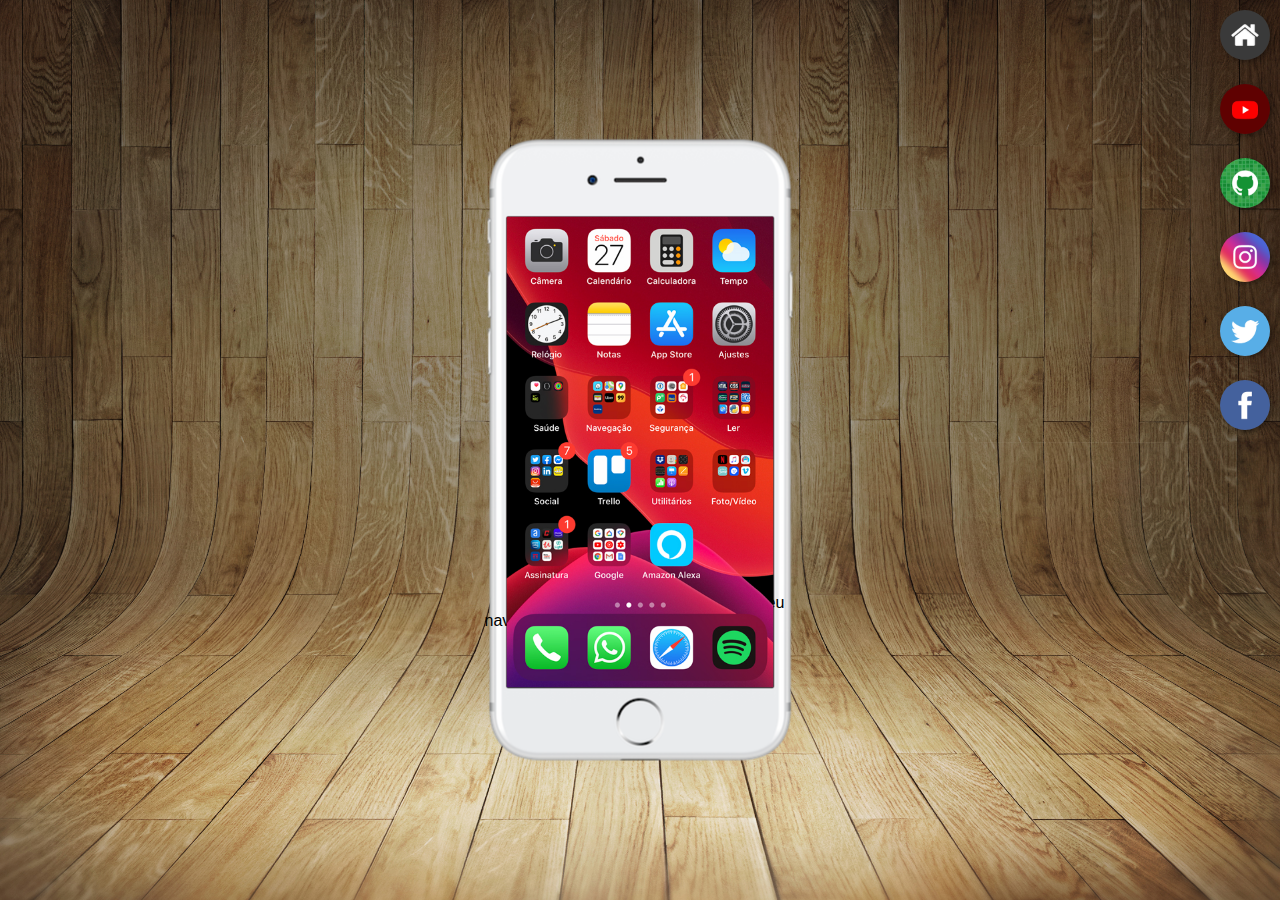
<file: index.html>
<!DOCTYPE html>
<html lang="pt-br">
<head>
    <meta charset="UTF-8">
    <meta name="viewport" content="width=device-width, initial-scale=1.0">
    <link rel="shortcut icon" href="favicon.ico" type="image/x-icon">
    <link rel="stylesheet" href="estilo/style.css">
    <title>Projeto Redes Sociais</title>
</head>
<body>
    <main>
        <section id="telefone">
            <iframe src="home.html" name="tela" id="tela" frameborder="0"></iframe>
            Seu navegador não e compativel com isso.
        </section>


        <section id="redes-sociais">
            <!-- Home -->
            <a href="home.html" target="tela"><img src="imagens/logo-home.jpg" alt=""></a> <br>

            <!-- Youtube -->
            <a href="youtube.html" target="tela"> <img src="imagens/logo-youtube.jpg" alt=""></a> <br>

            <!-- GitHub -->
            <a href="github.html" target="tela"><img src="imagens/logo-github.jpg" alt=""></a> <br>

            <!-- instagram -->
            <a href="instagram.html" target="tela"><img src="imagens/logo-instagram.jpg" alt=""></a> <br>

            <!-- Twitter -->
            <a href="twitter.html" target="tela"><img src="imagens/logo-twitter.jpg" alt=""></a> <br>

            <!-- Facebok -->
            <a href="facebook.html" target="tela"><img src="imagens/logo-facebook.jpg" alt=""></a>
           
           
        </section>
    </main>
    
</body>
</html>
</file>
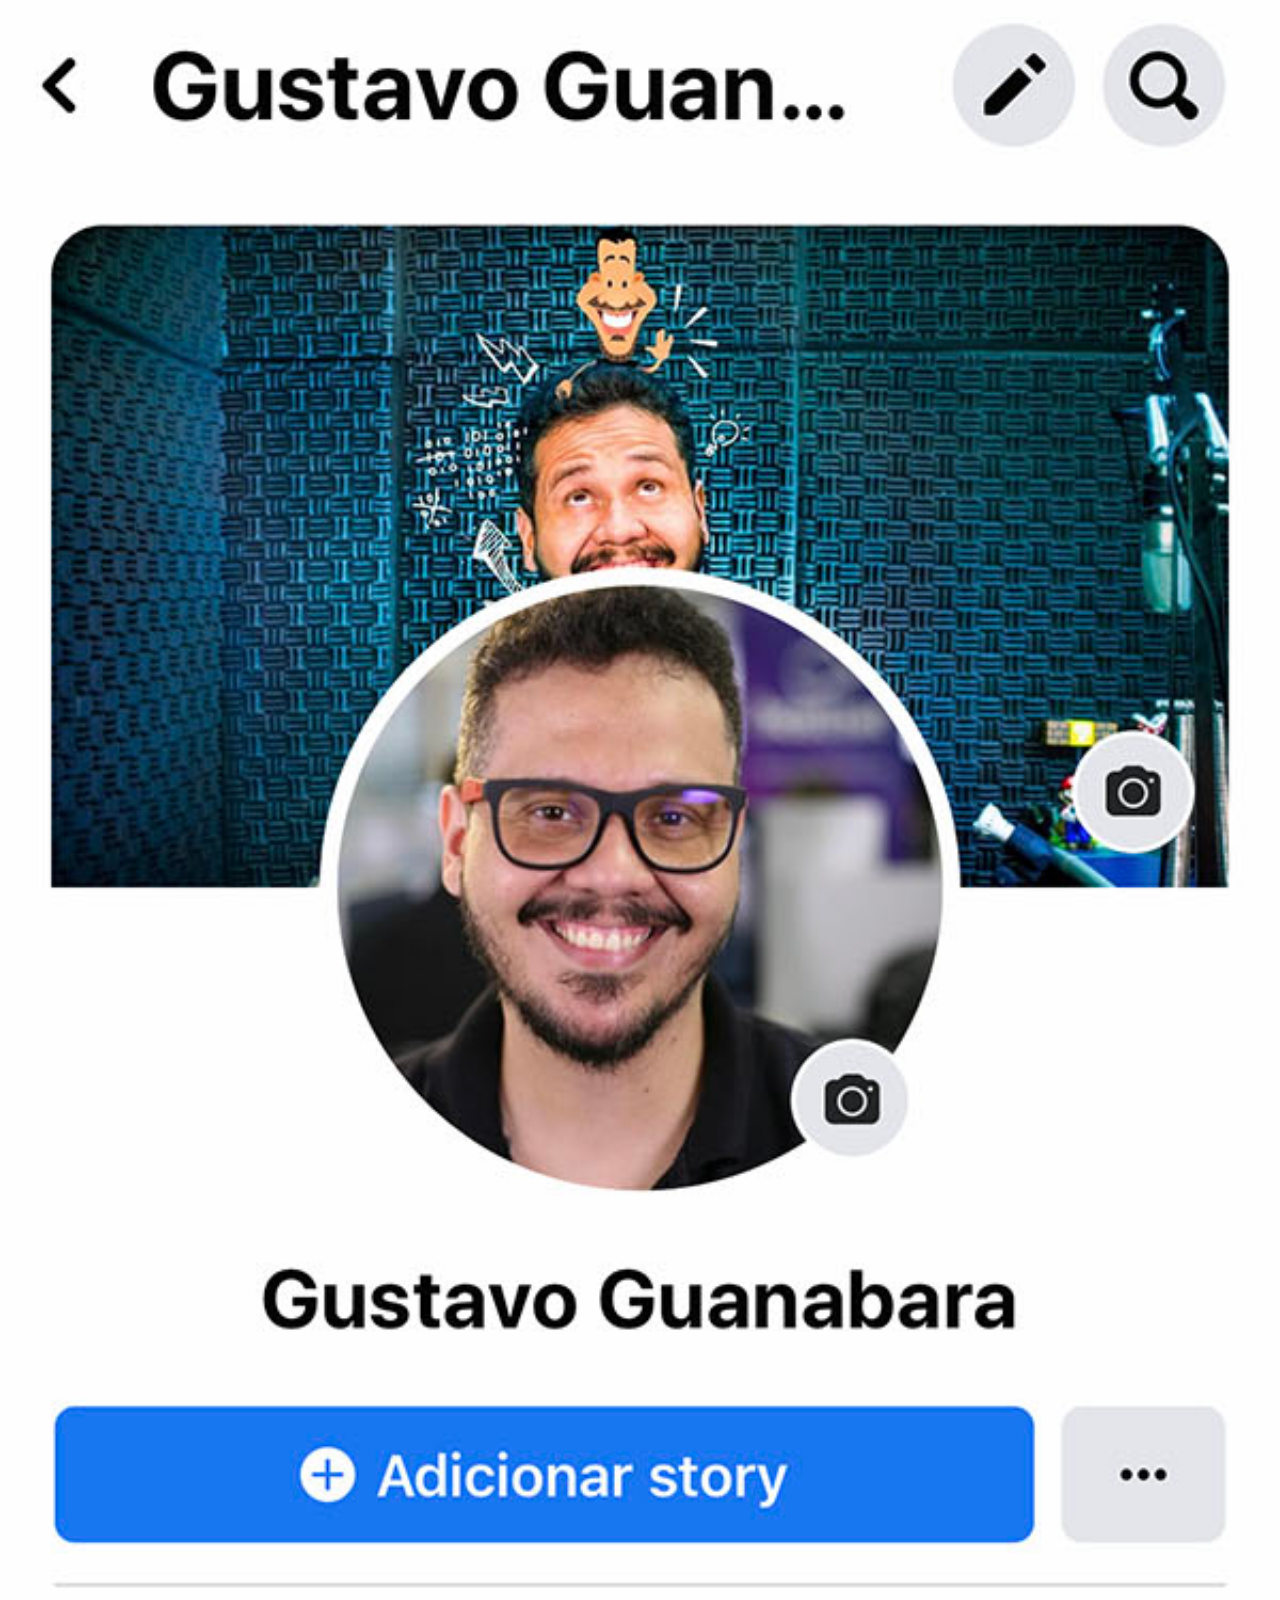
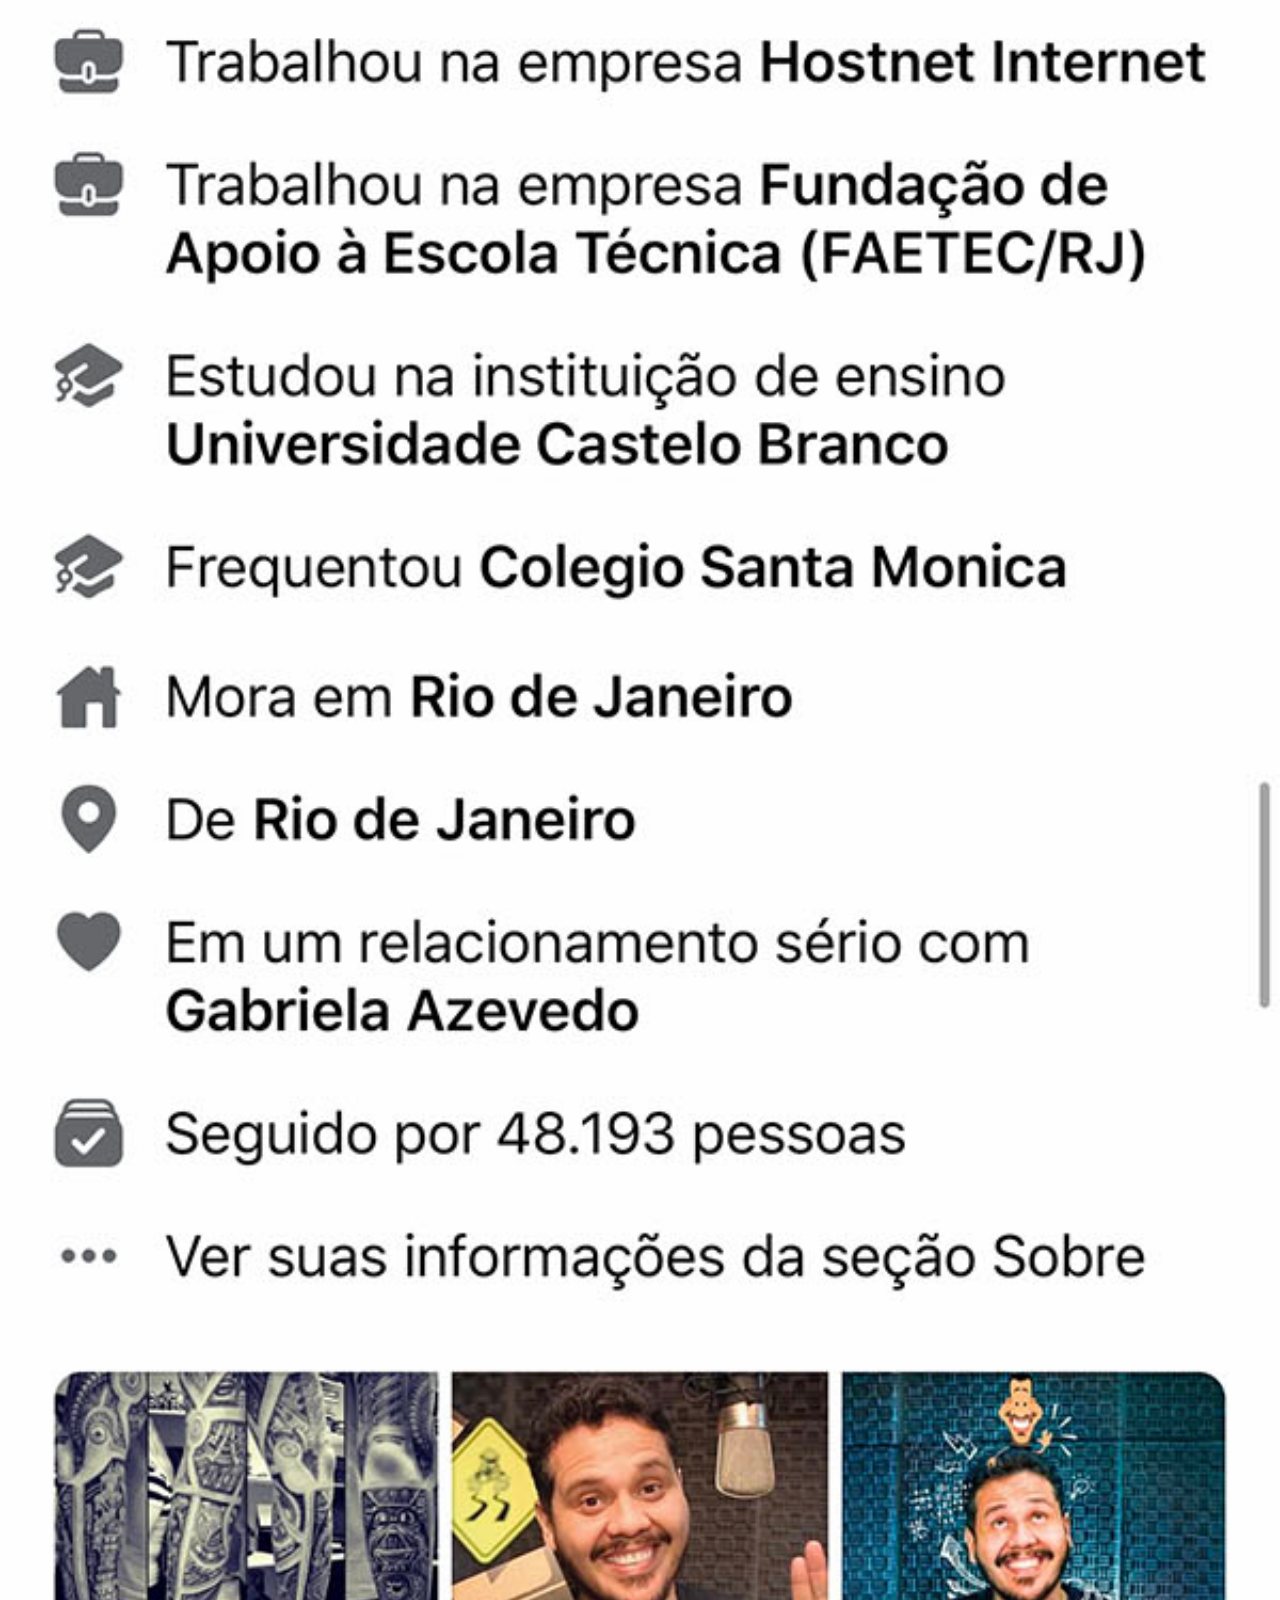
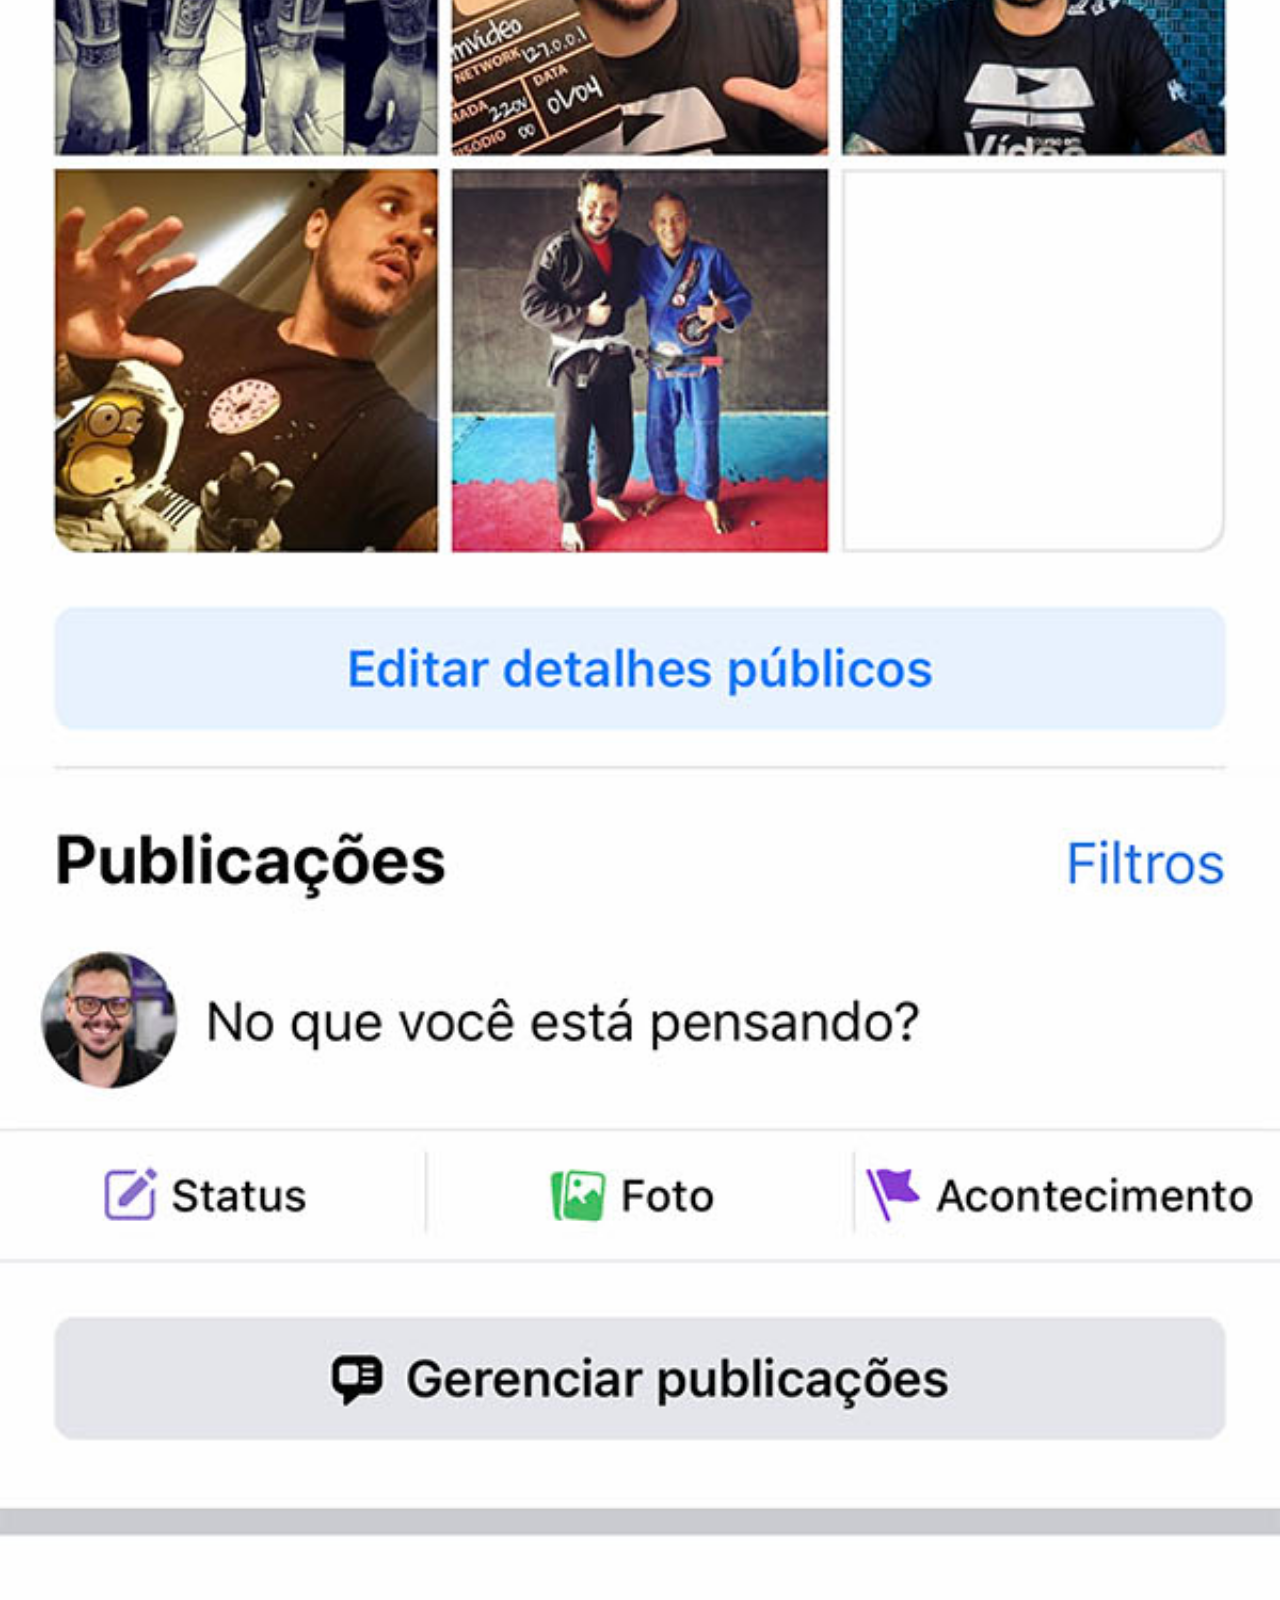
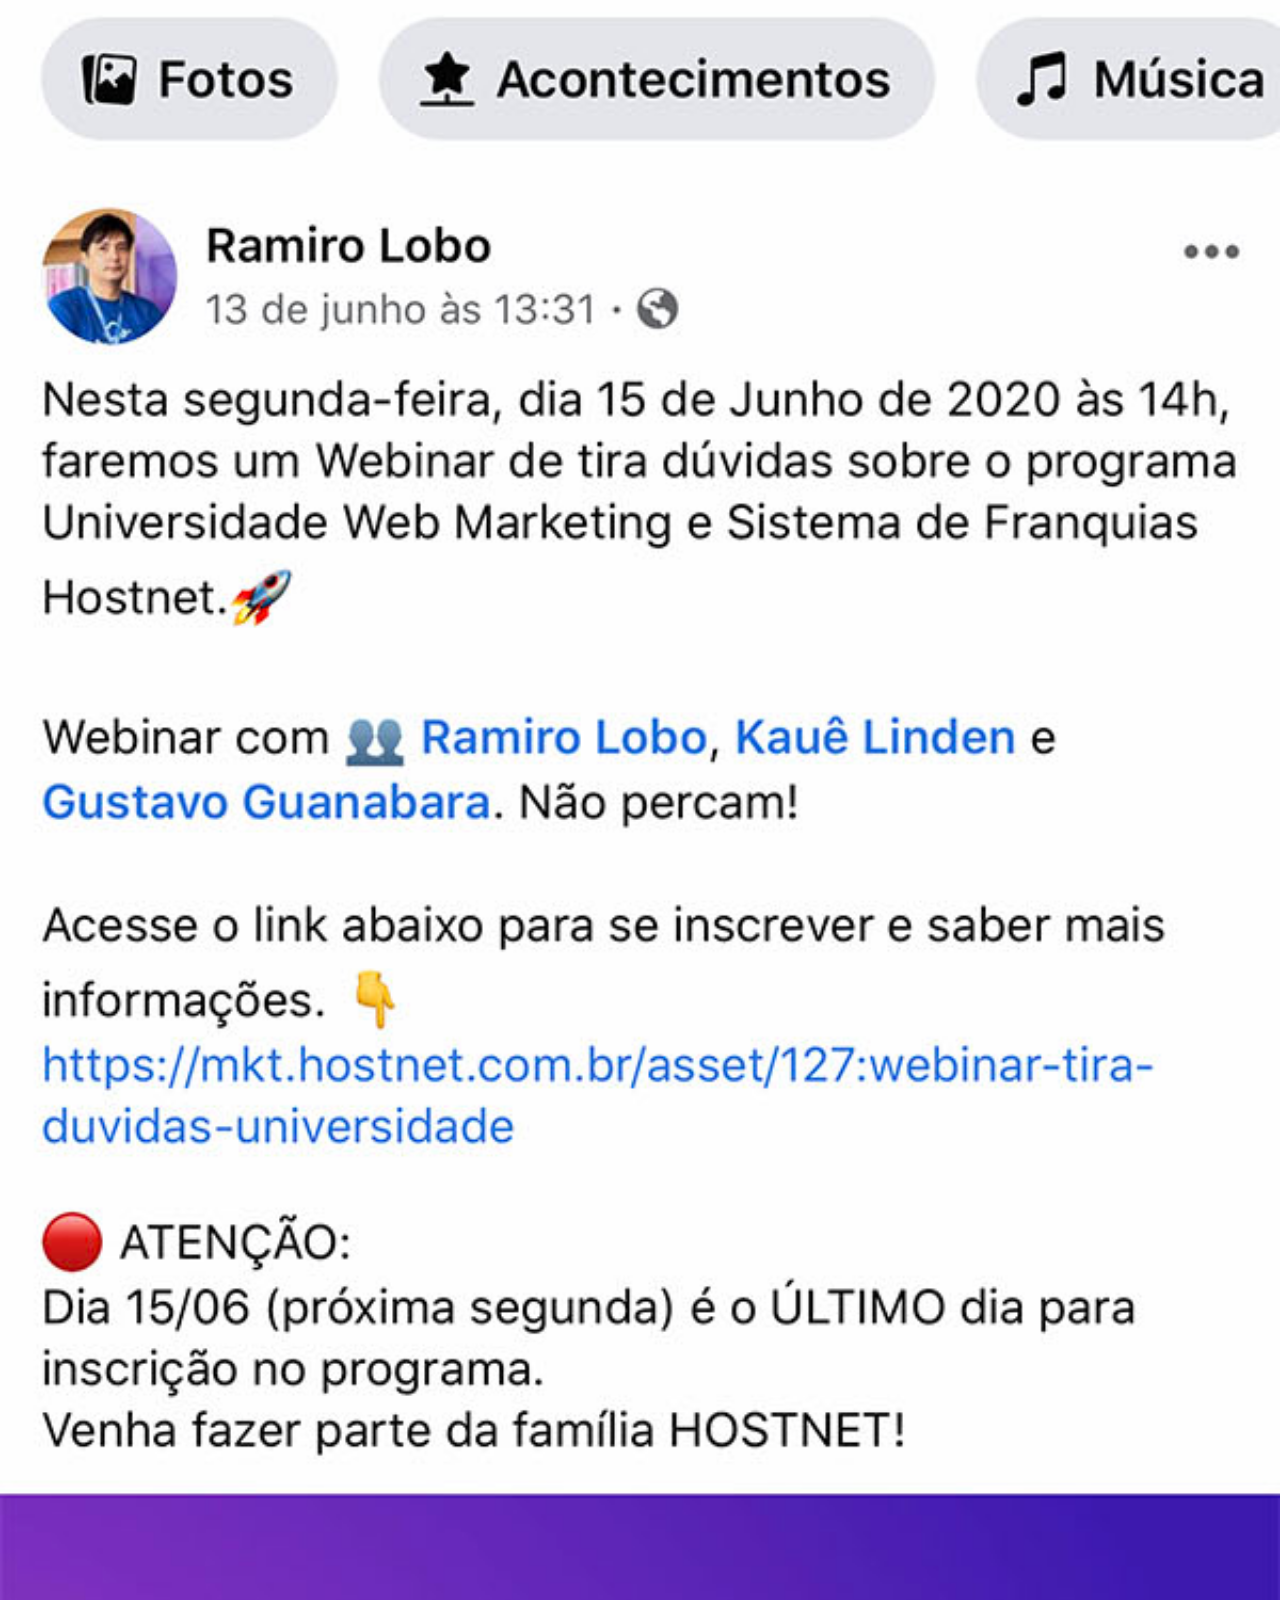
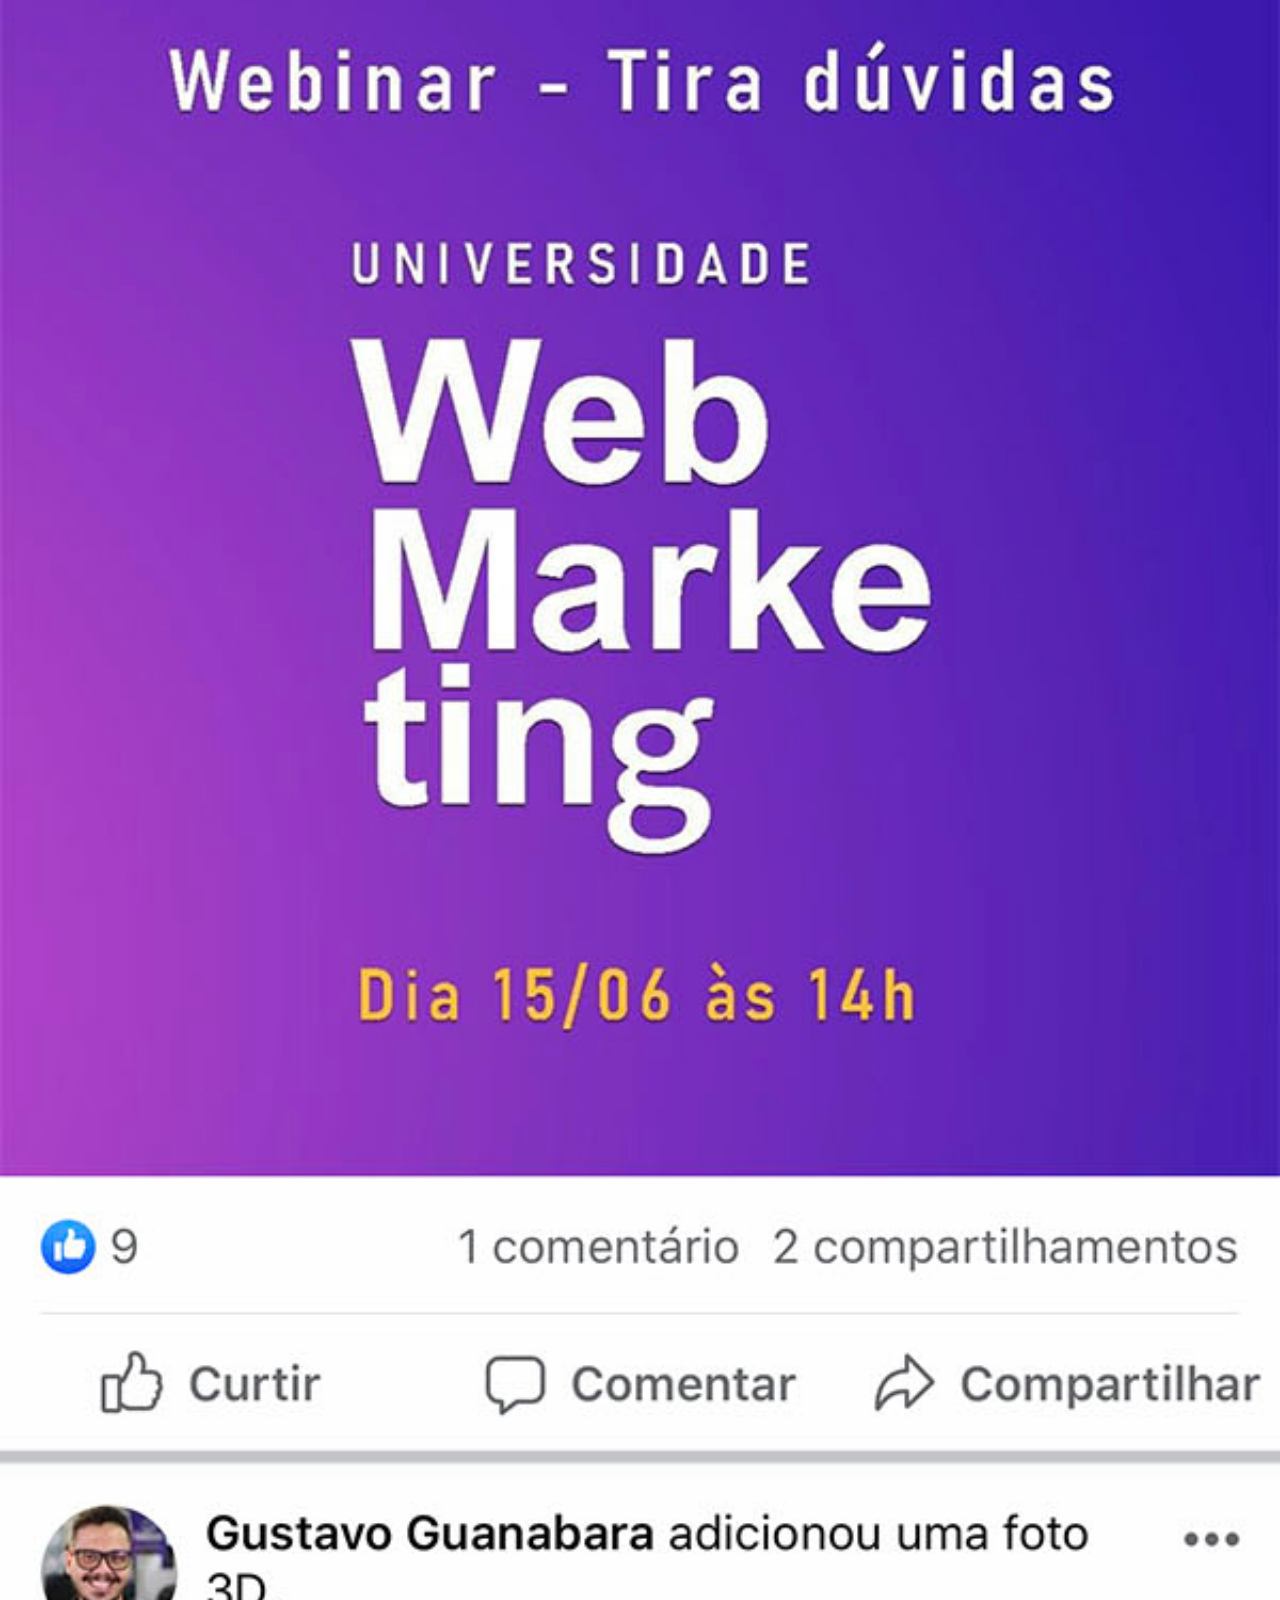
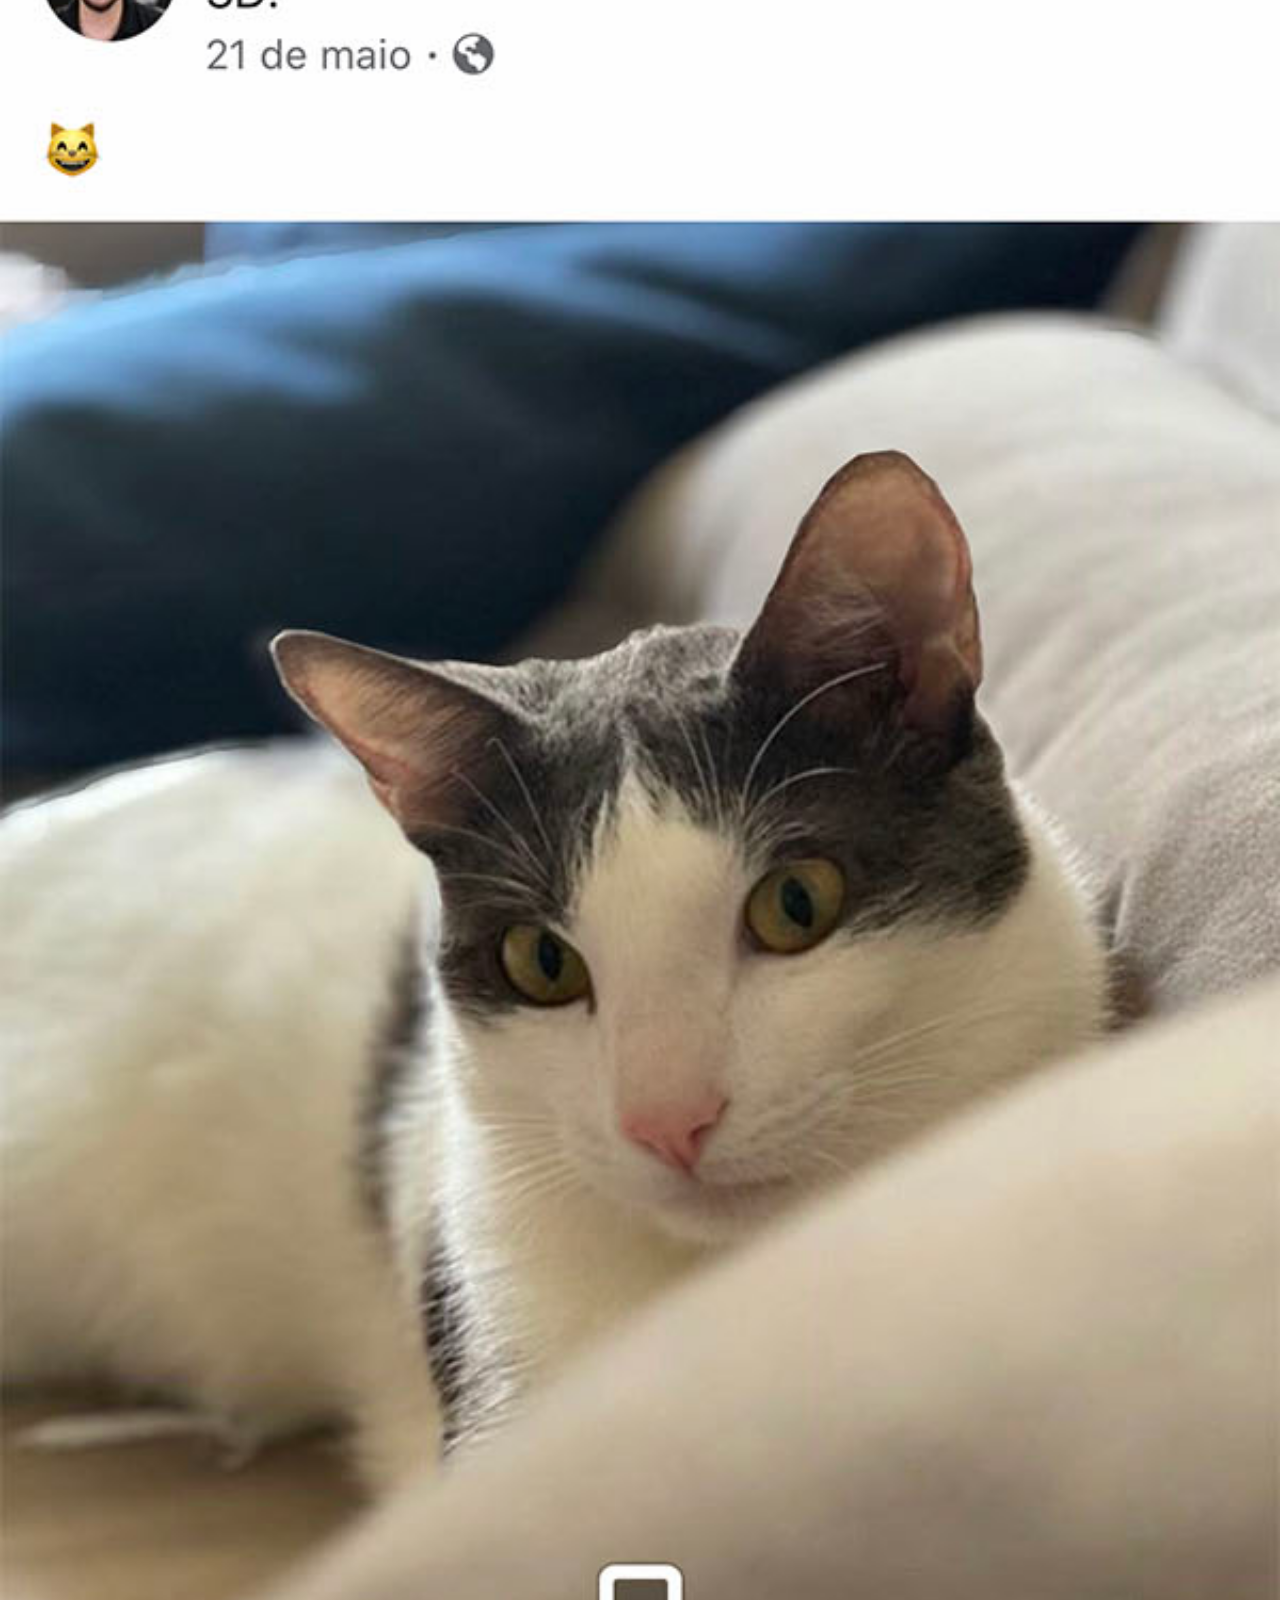
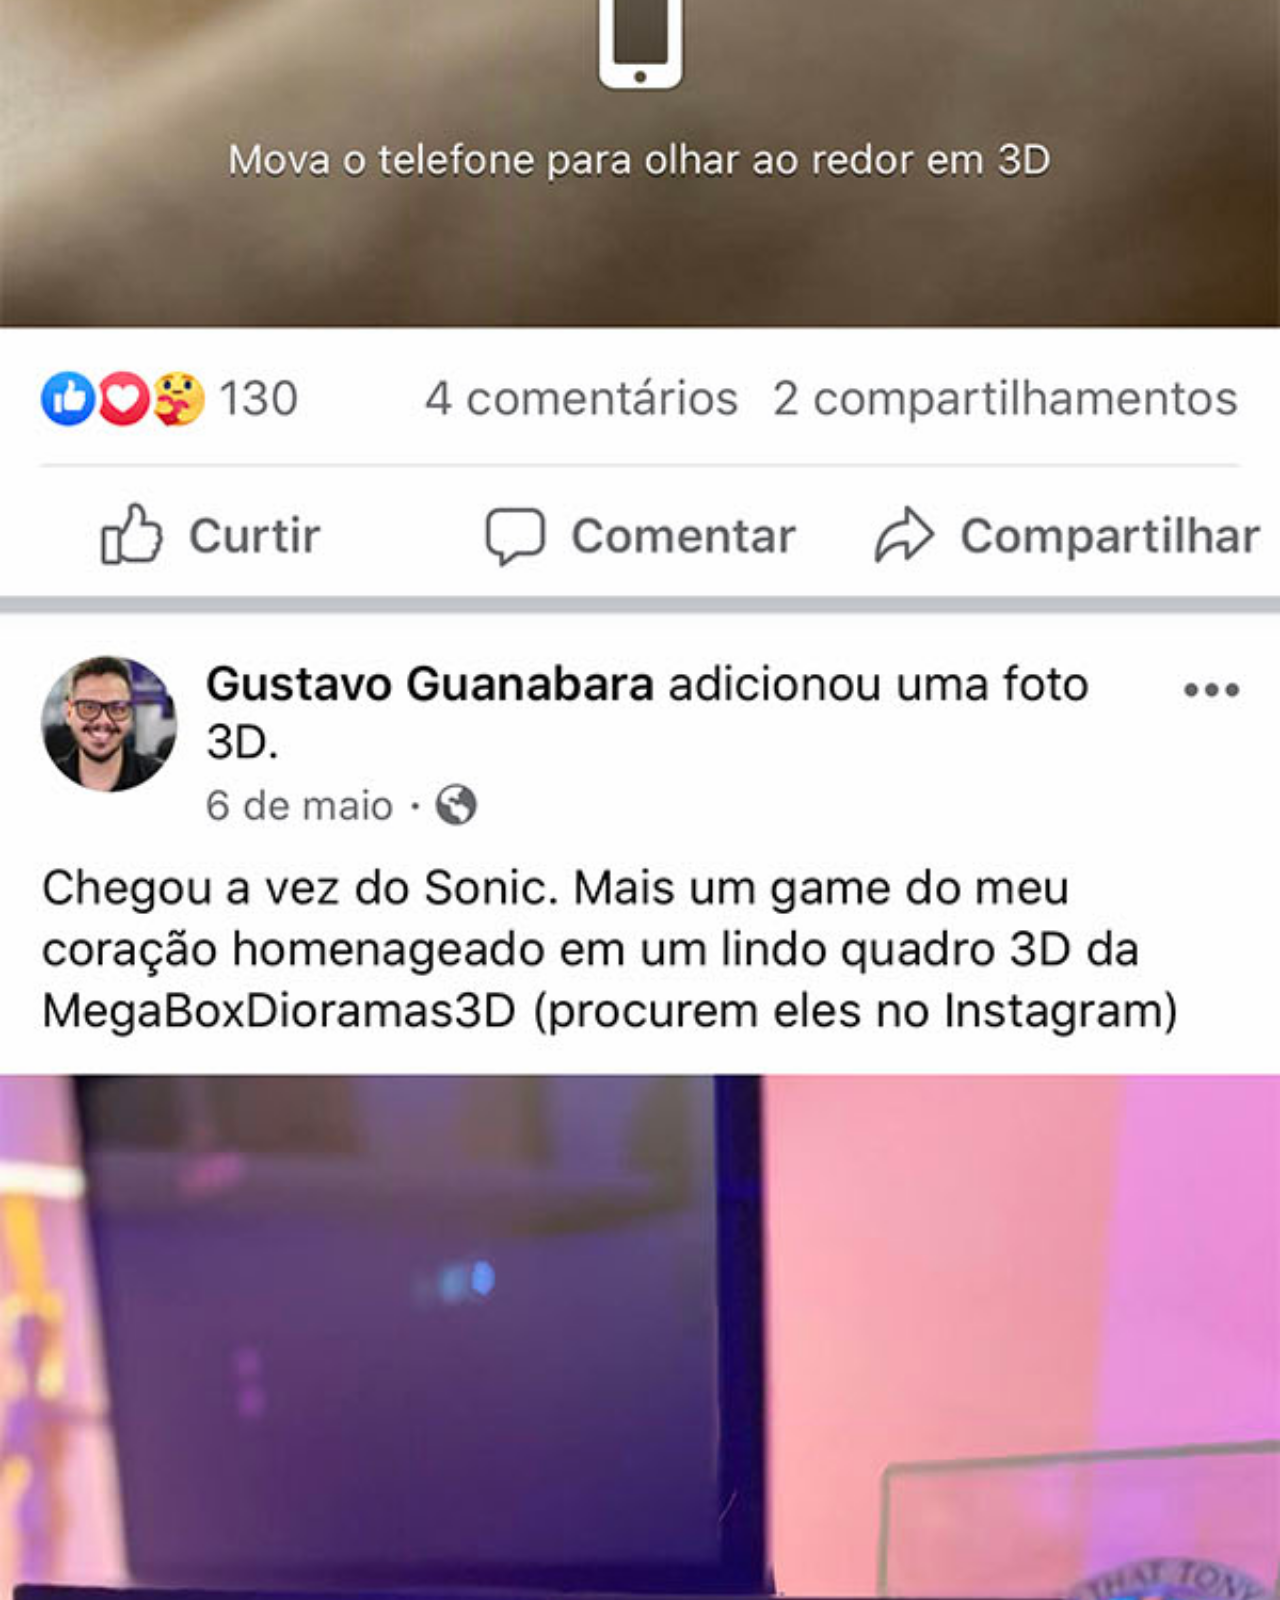
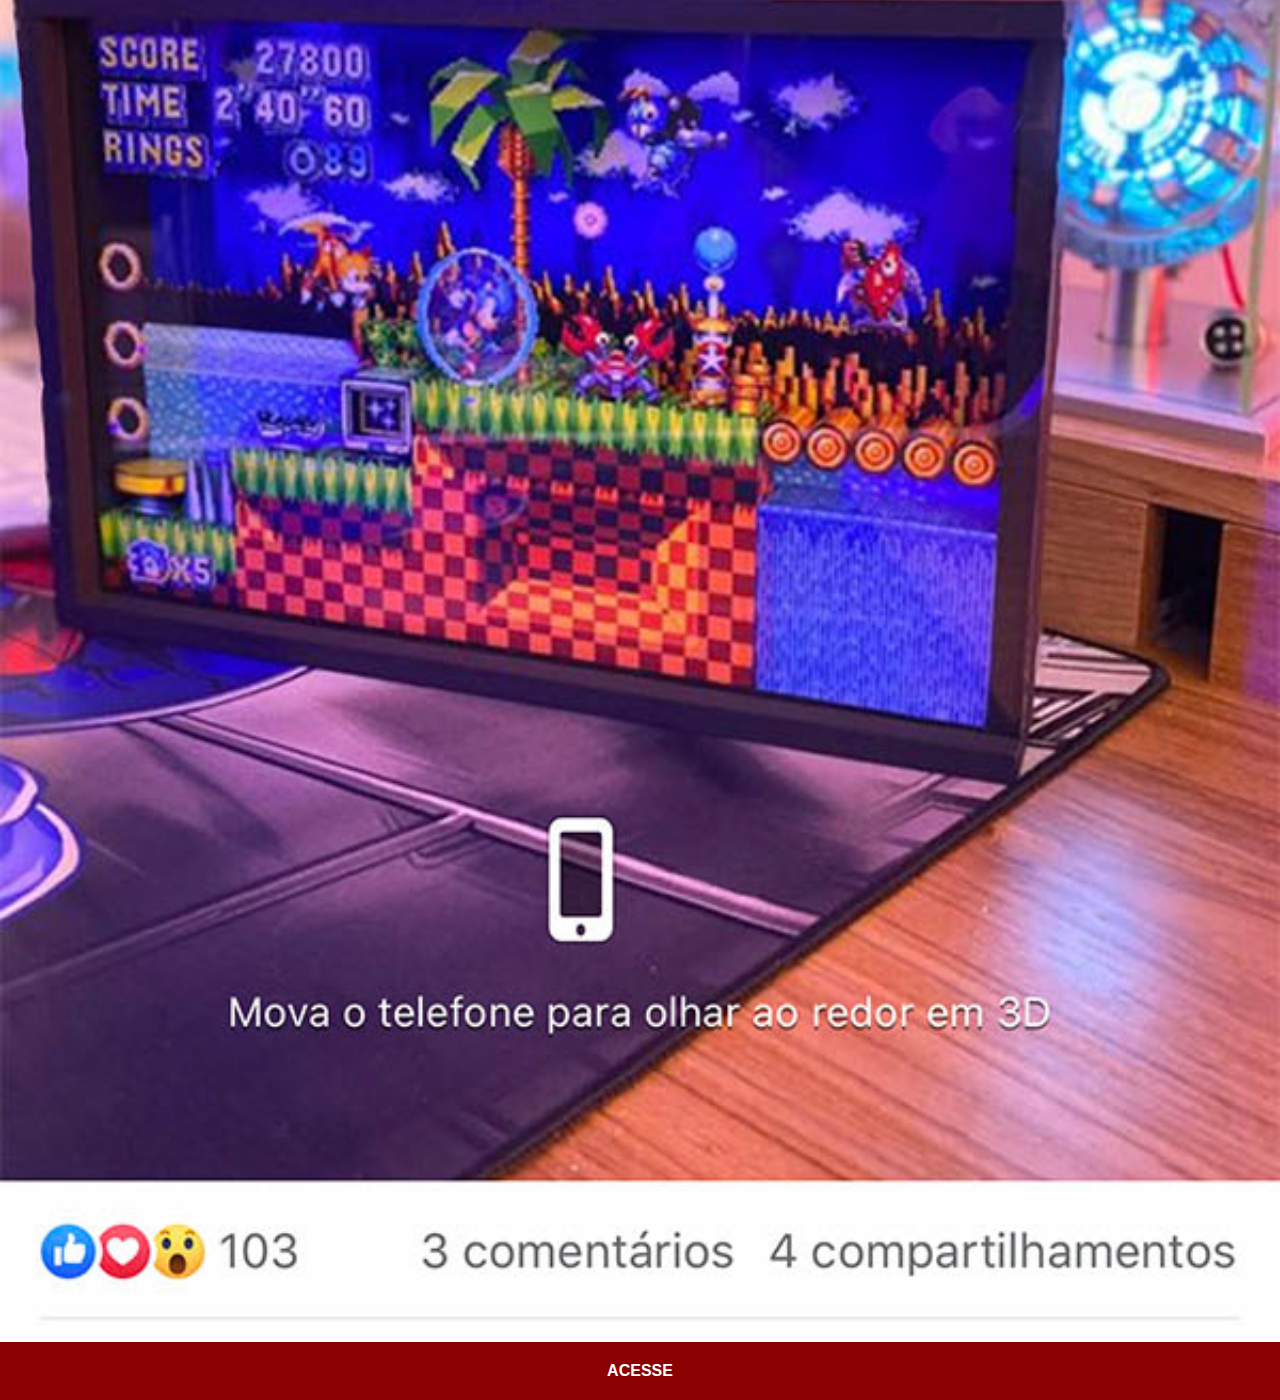
<file: facebook.html>
<!DOCTYPE html>
<html lang="pt-br">
<head>
    <meta charset="UTF-8">
    <meta name="viewport" content="width=device-width, initial-scale=1.0">
    <title>Facebook</title>
    <link rel="stylesheet" href="estilo/social.css">
</head>
<body>
    <img src="imagens/tela-facebook.jpg" alt="Facebok">
    <a href="https://www.facebook.com/gustavoguanabara/" target="_blank">ACESSE</a>
</body>
</html>
</file>
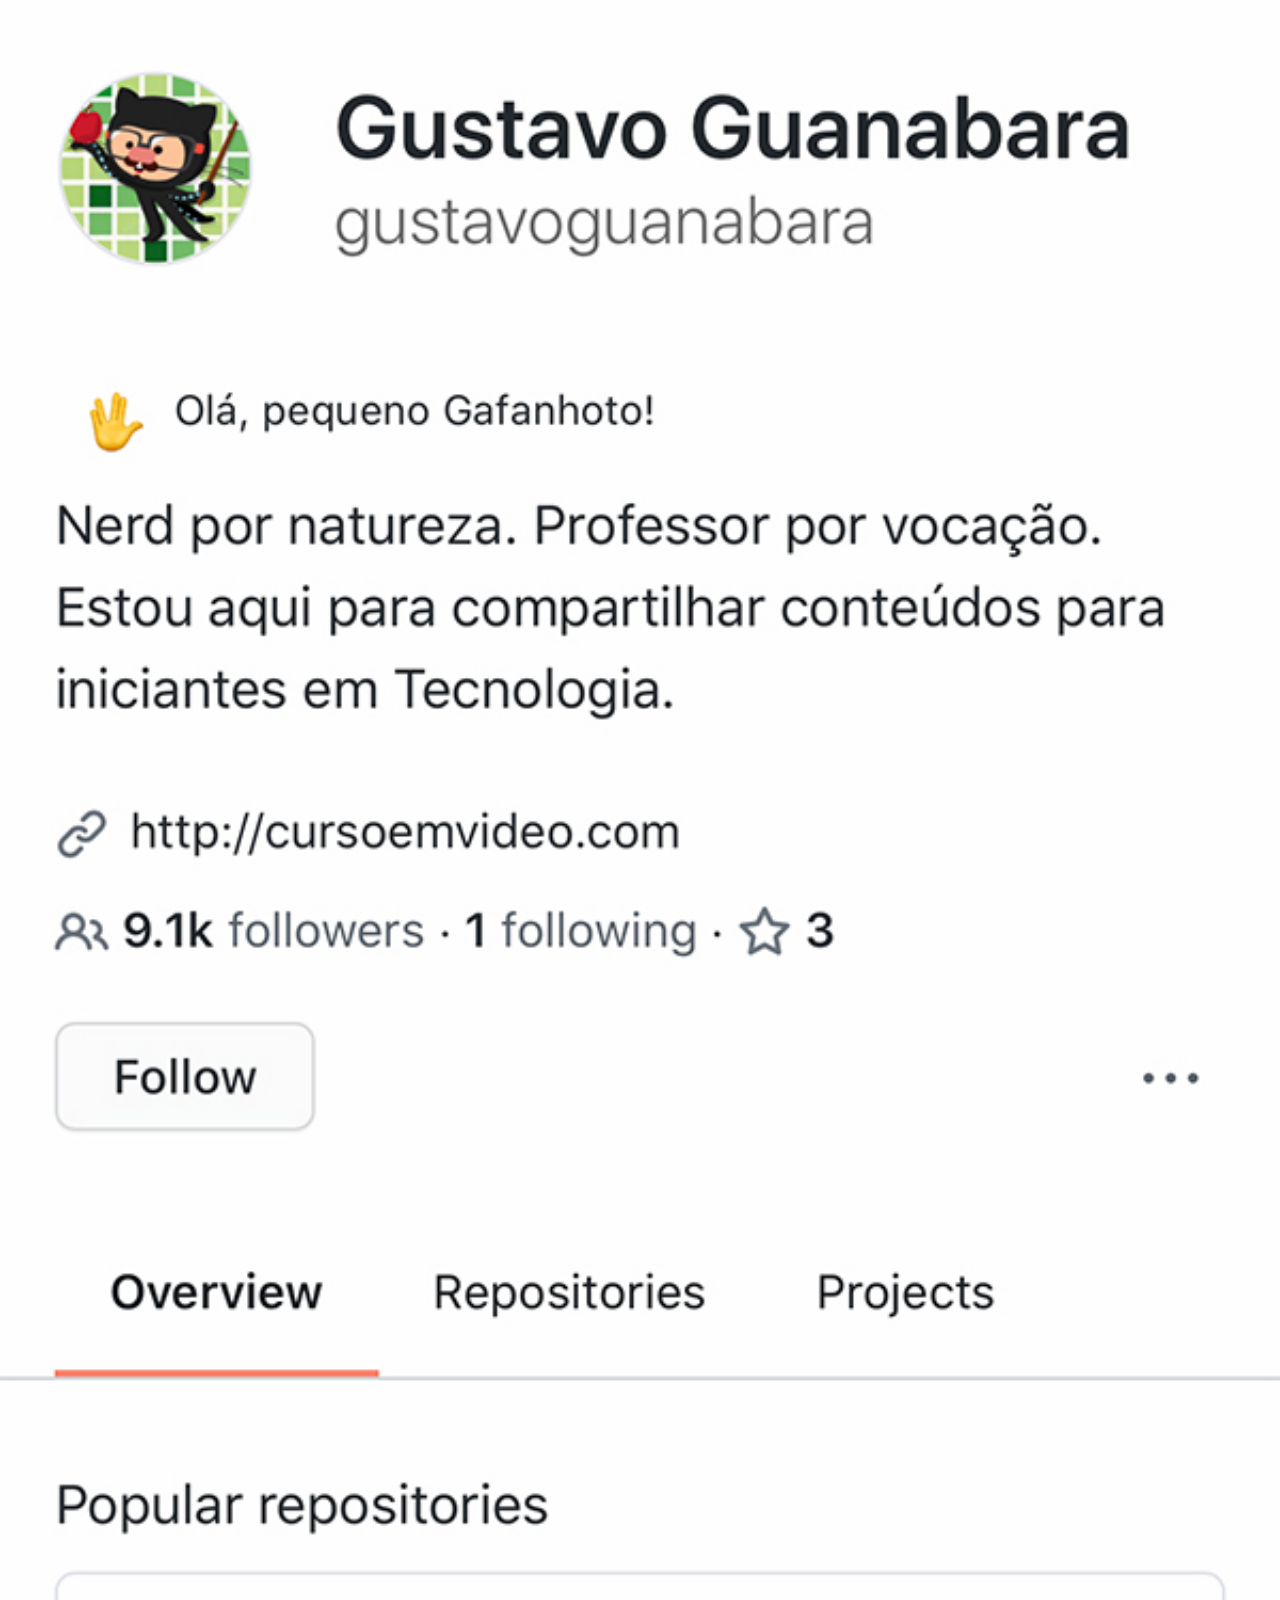
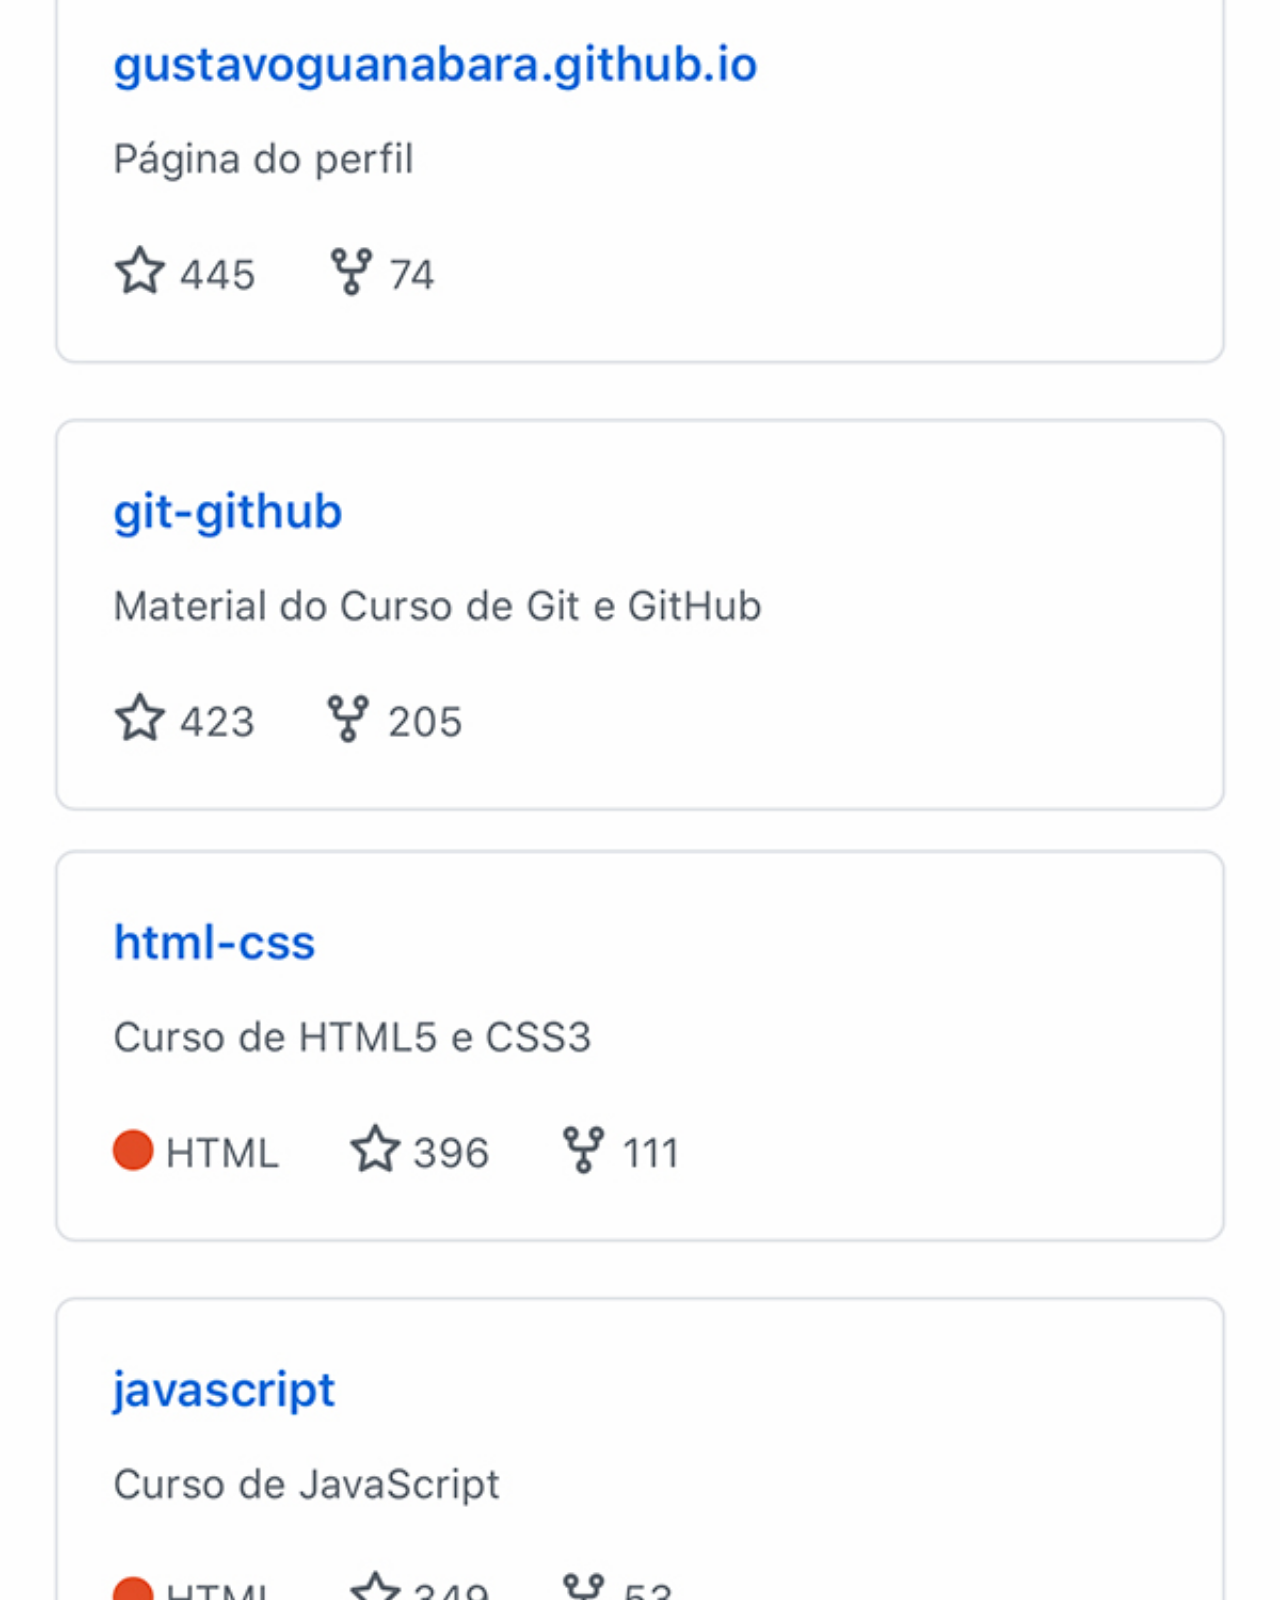
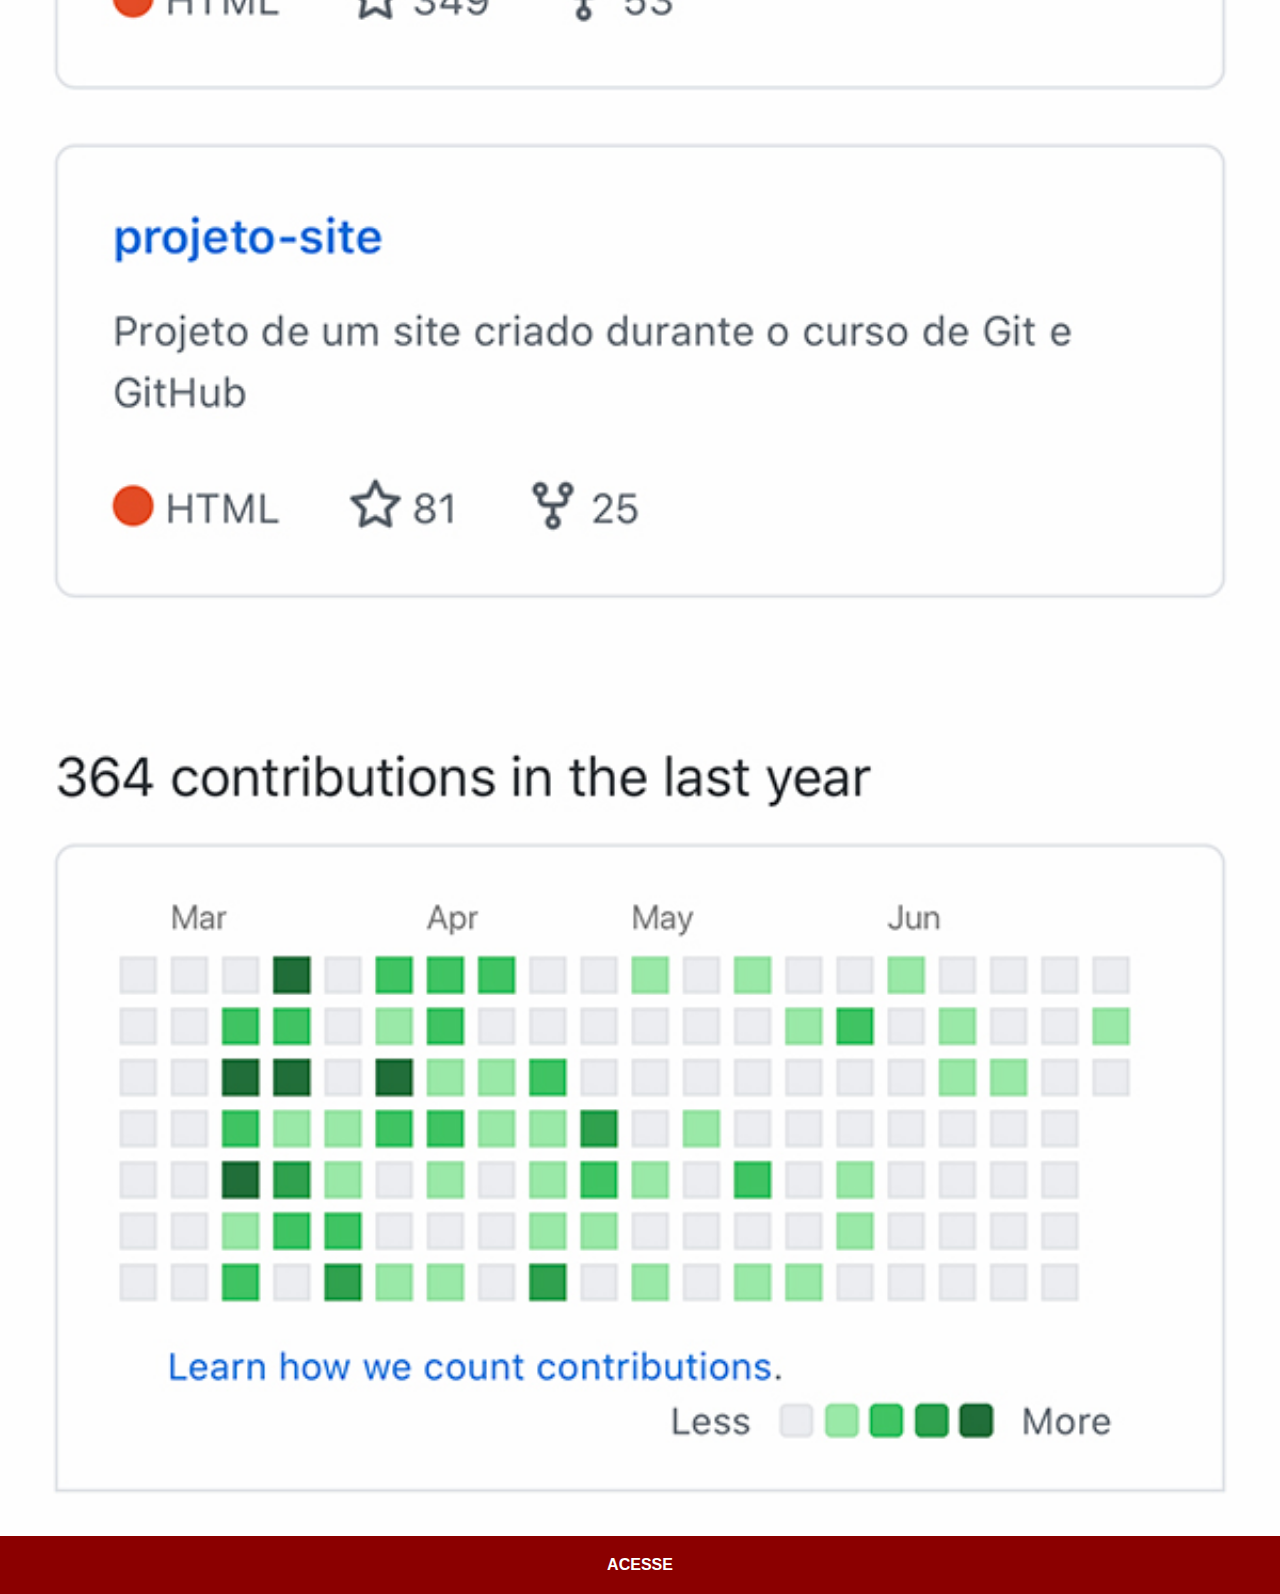
<file: github.html>
<!DOCTYPE html>
<html lang="pt-br">
<head>
    <meta charset="UTF-8">
    <meta name="viewport" content="width=device-width, initial-scale=1.0">
    <title>GitHub</title>
    <link rel="stylesheet" href="estilo/social.css">

</head>
<body>
    <img src="imagens/tela-github.jpg" alt="GitHub">
    <a href="https://github.com/gustavoguanabara" target="_blank">ACESSE</a>
</body>
</html>
</file>
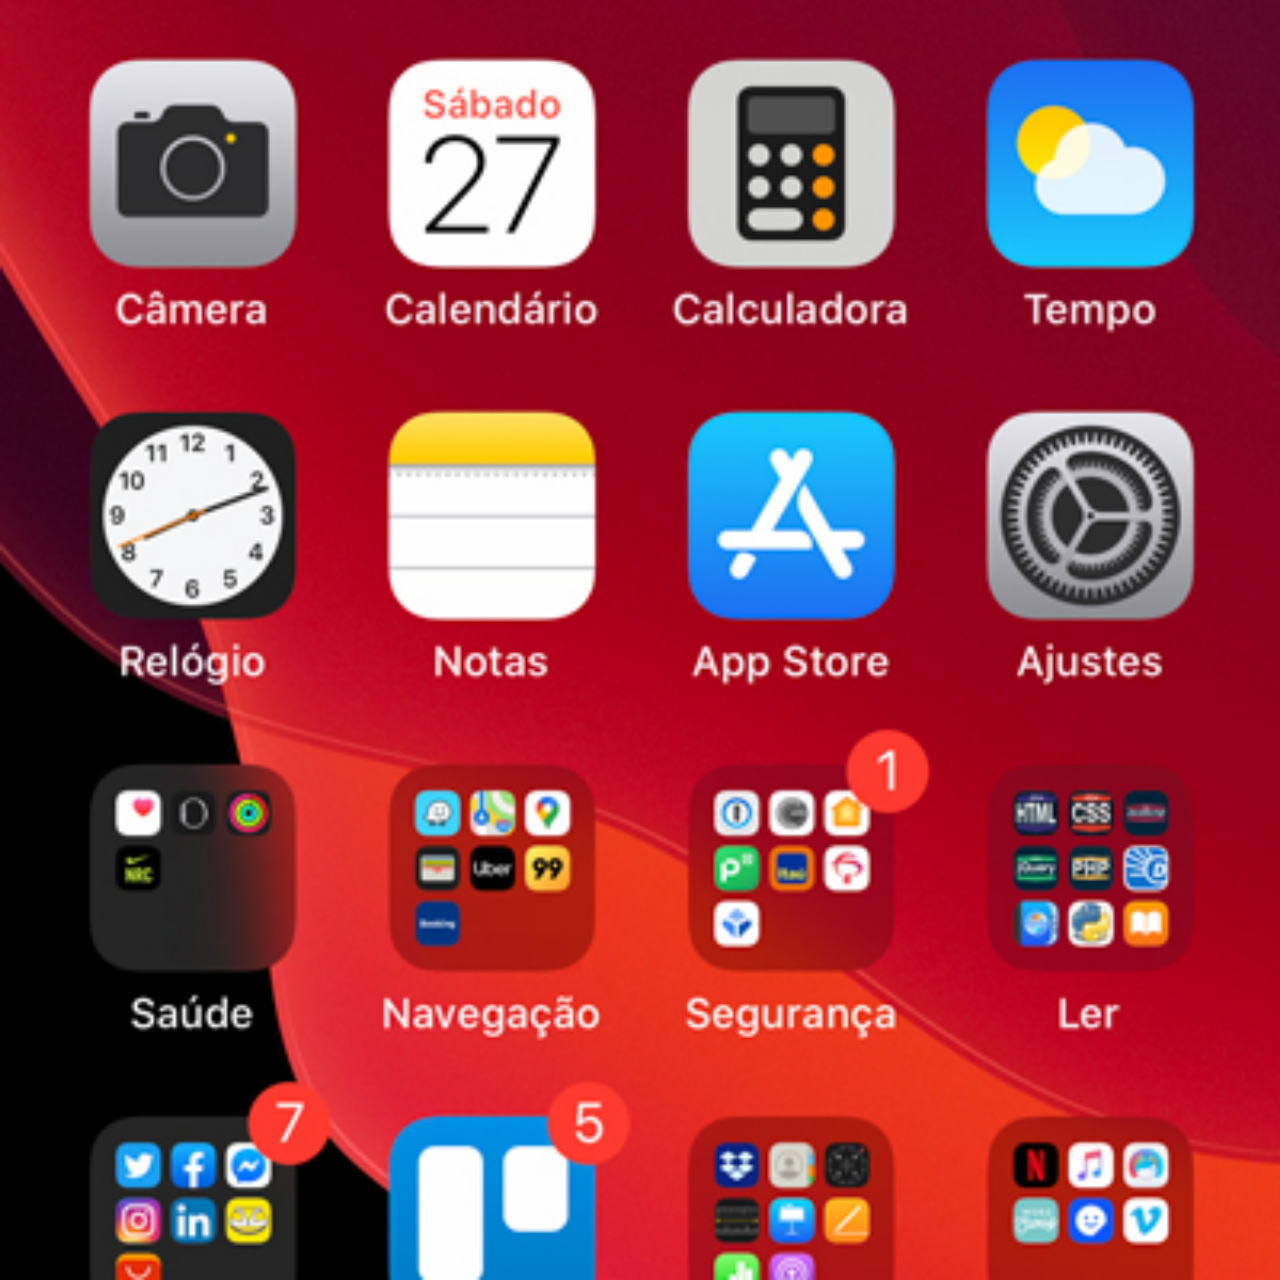
<file: home.html>
<!DOCTYPE html>
<html lang="pt-br">
<head>
    <meta charset="UTF-8">
    <meta name="viewport" content="width=device-width, initial-scale=1.0">
    <title>home</title>
</head>
<style>
    *{
        margin: 0px;
        padding: 0px;
    }
    body{
        width: 100vw;
        height: 100vw;
        size: cover;
        background: url('imagens/tela-home.jpg')no-repeat top center;
        background-size: cover;
        
    }
</style>
<body>
    
</body>
</html>
</file>
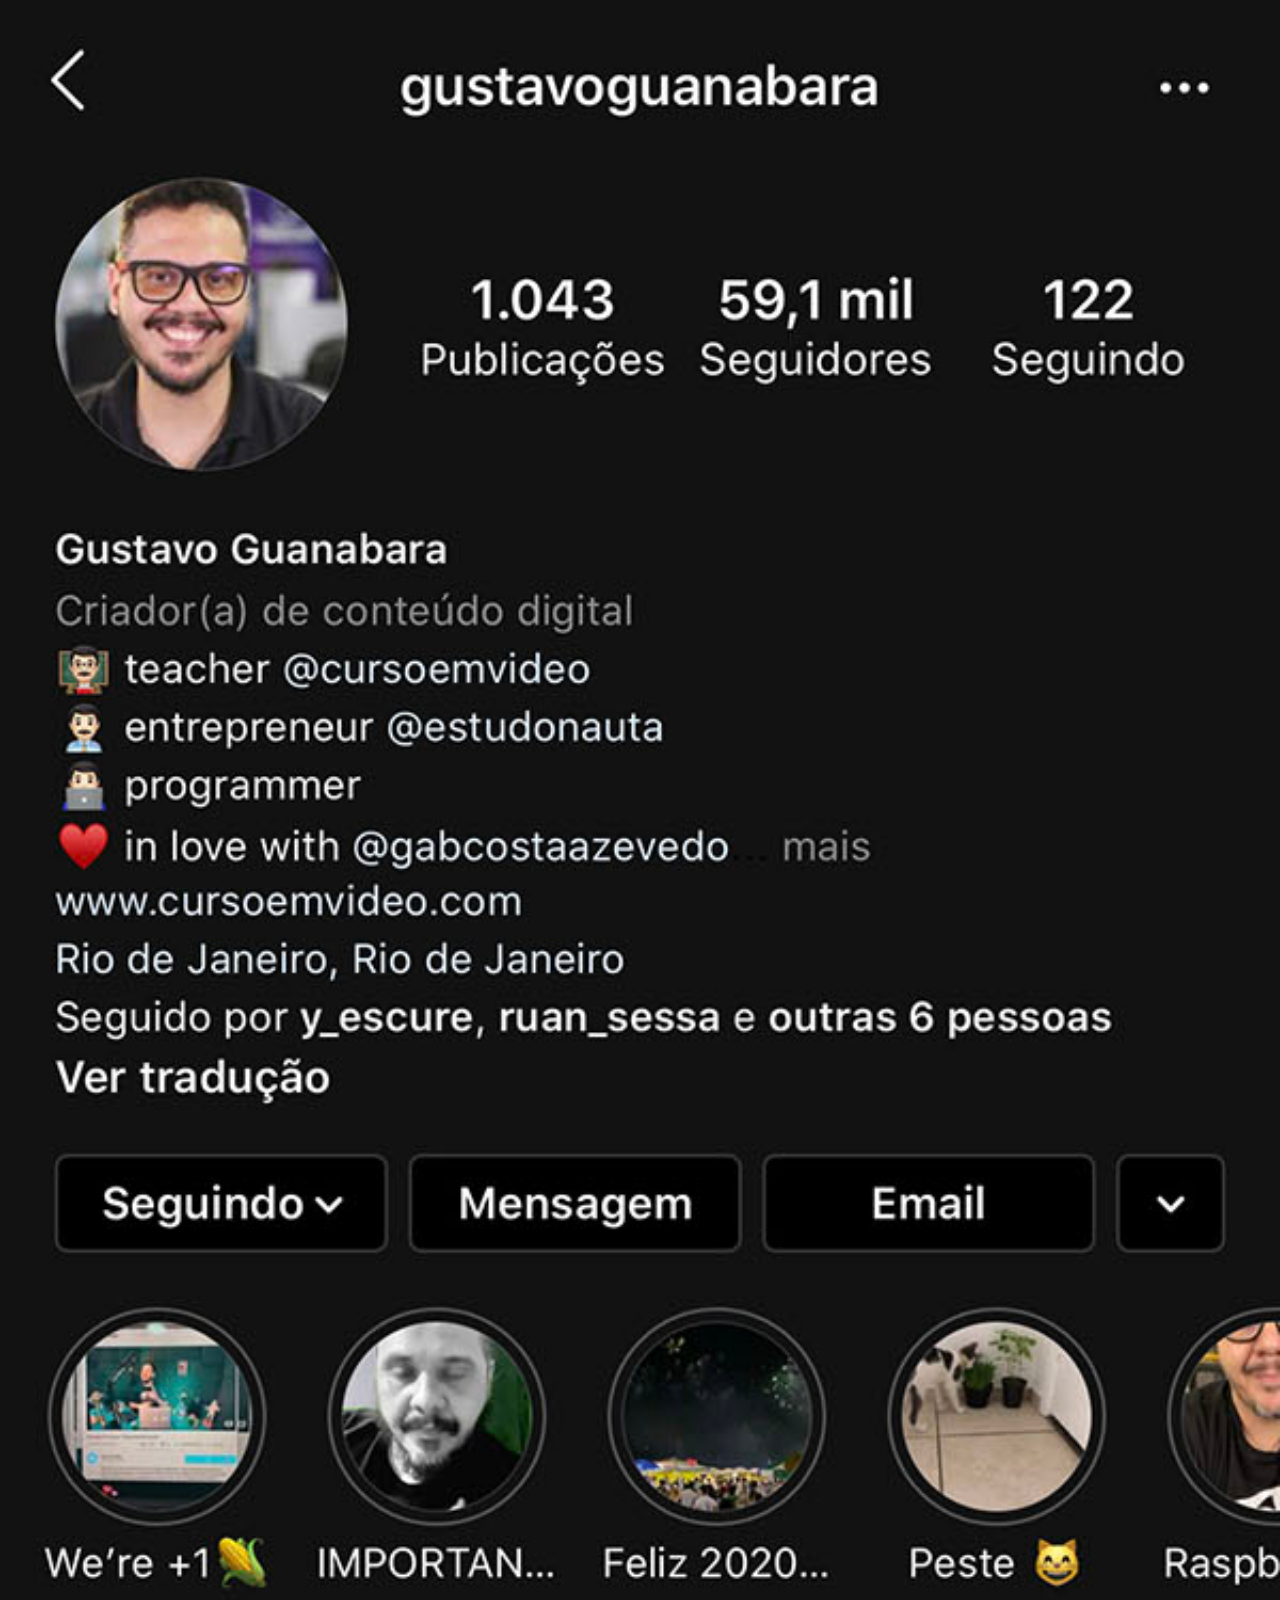
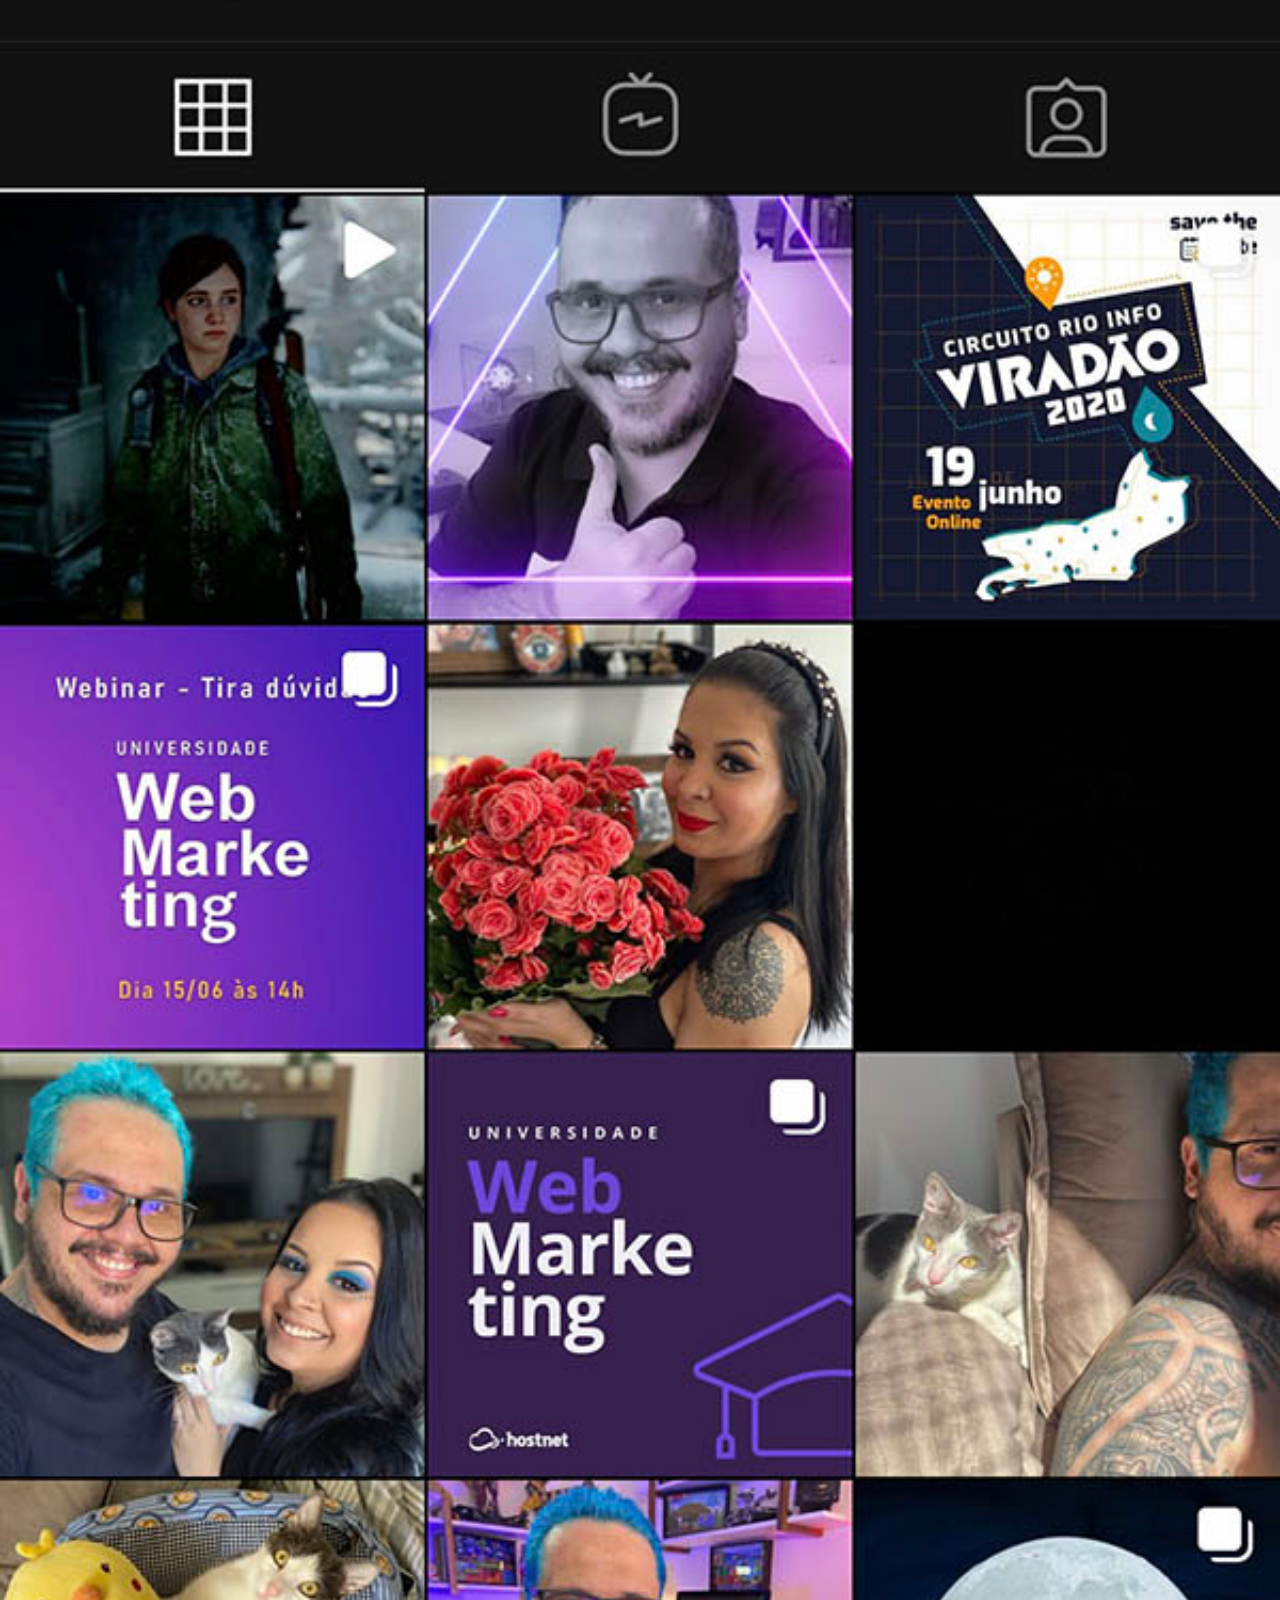
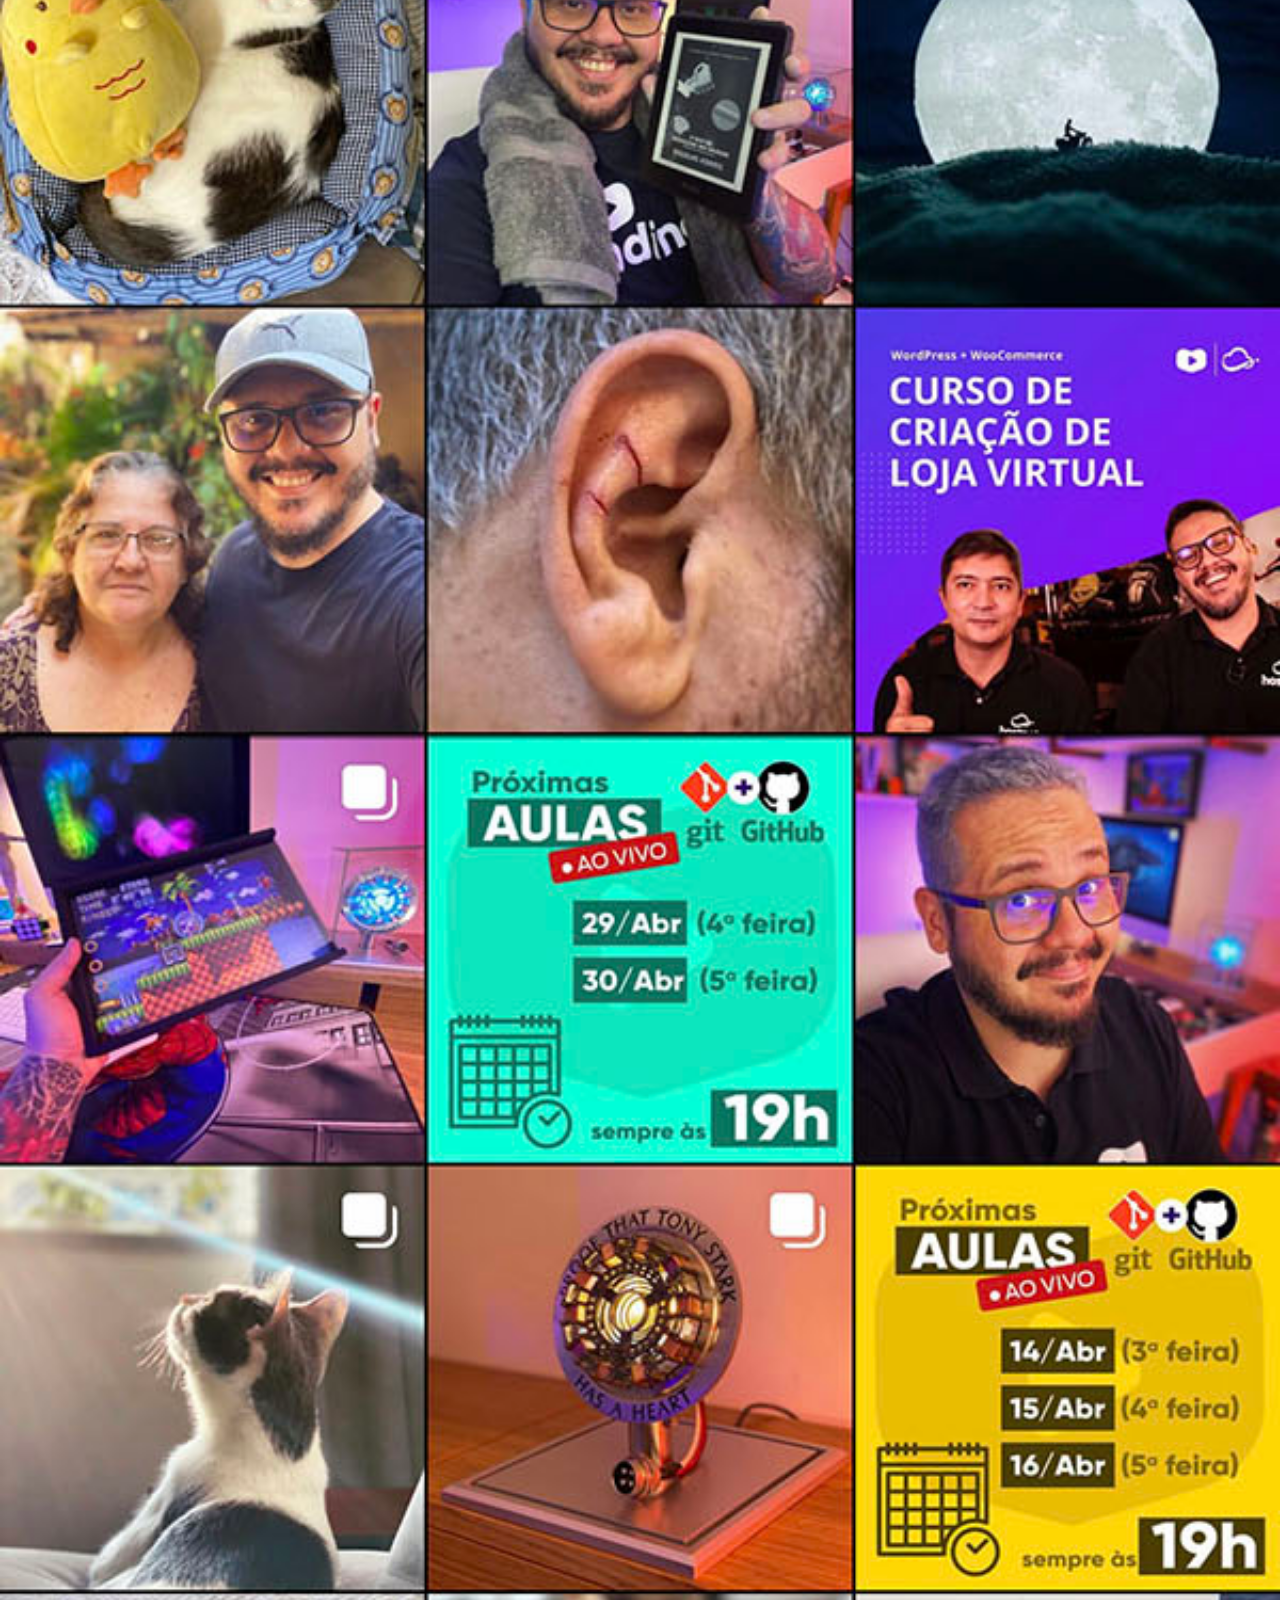
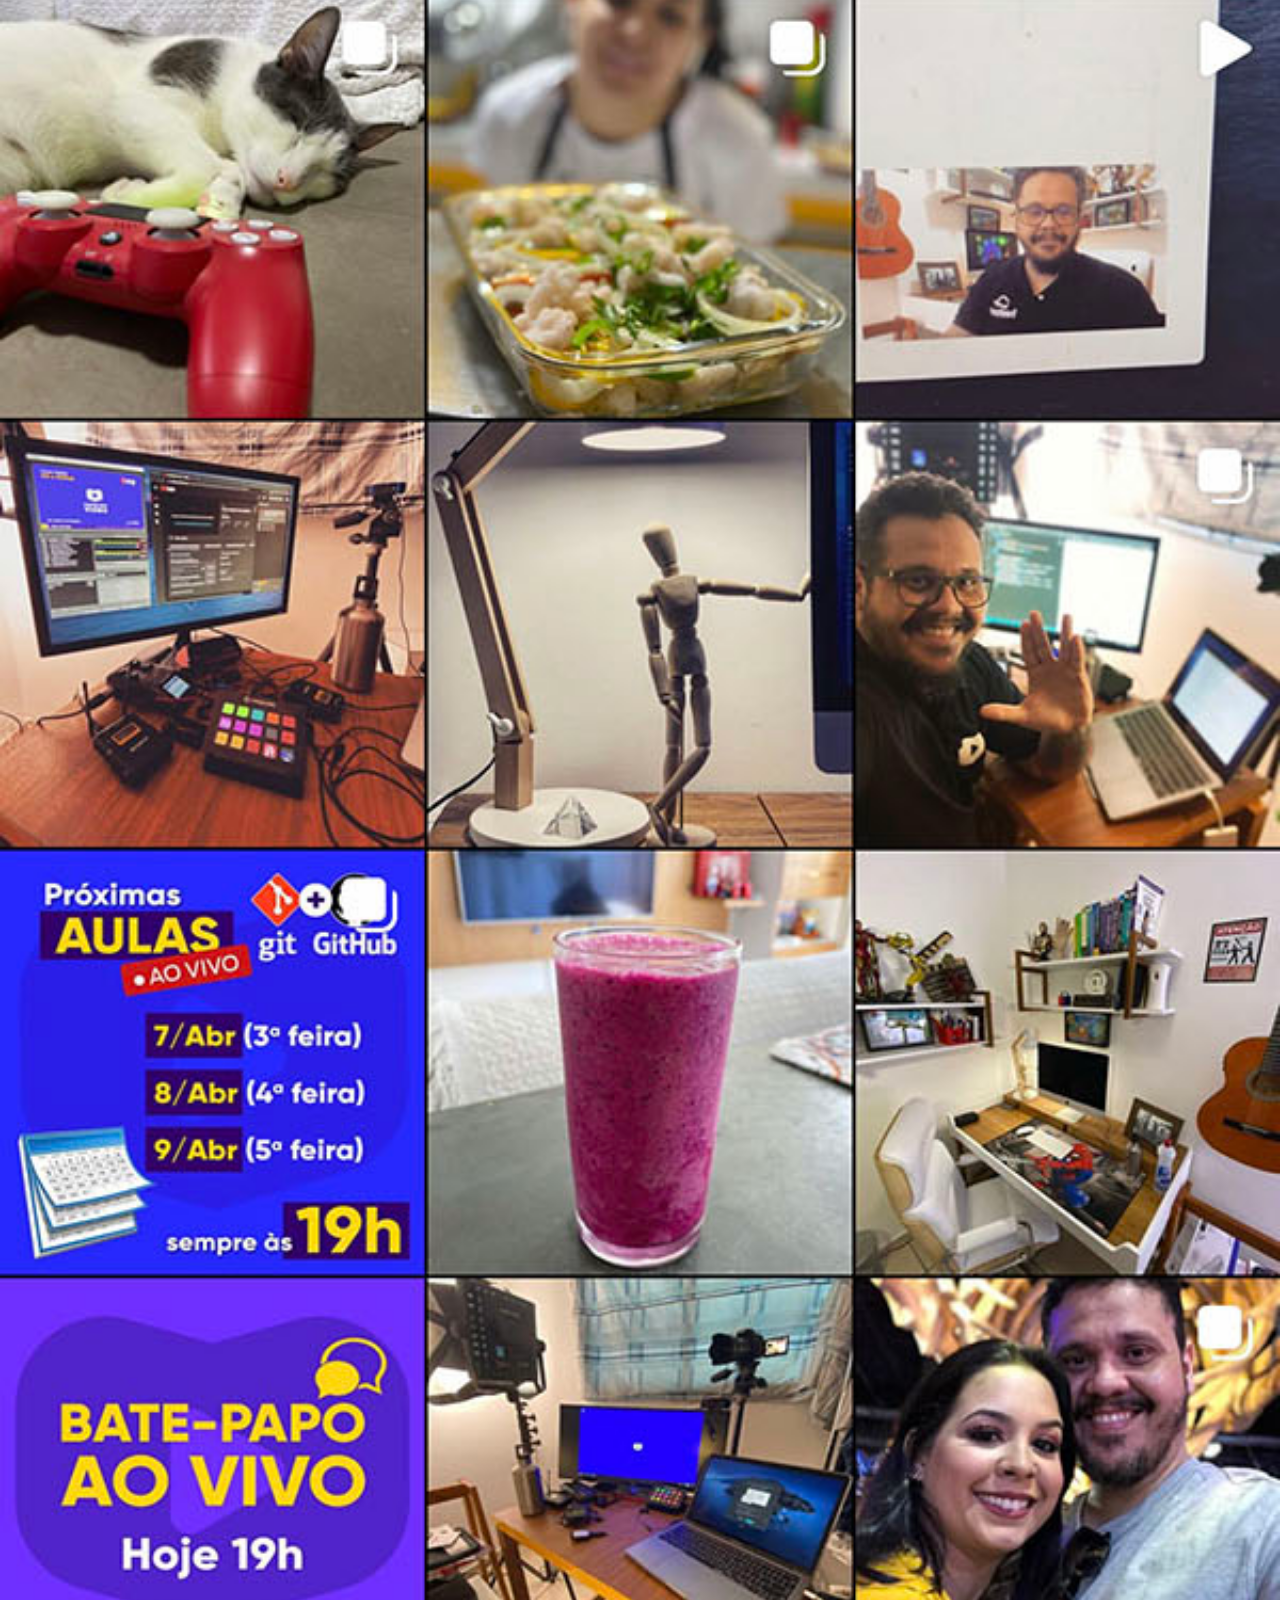
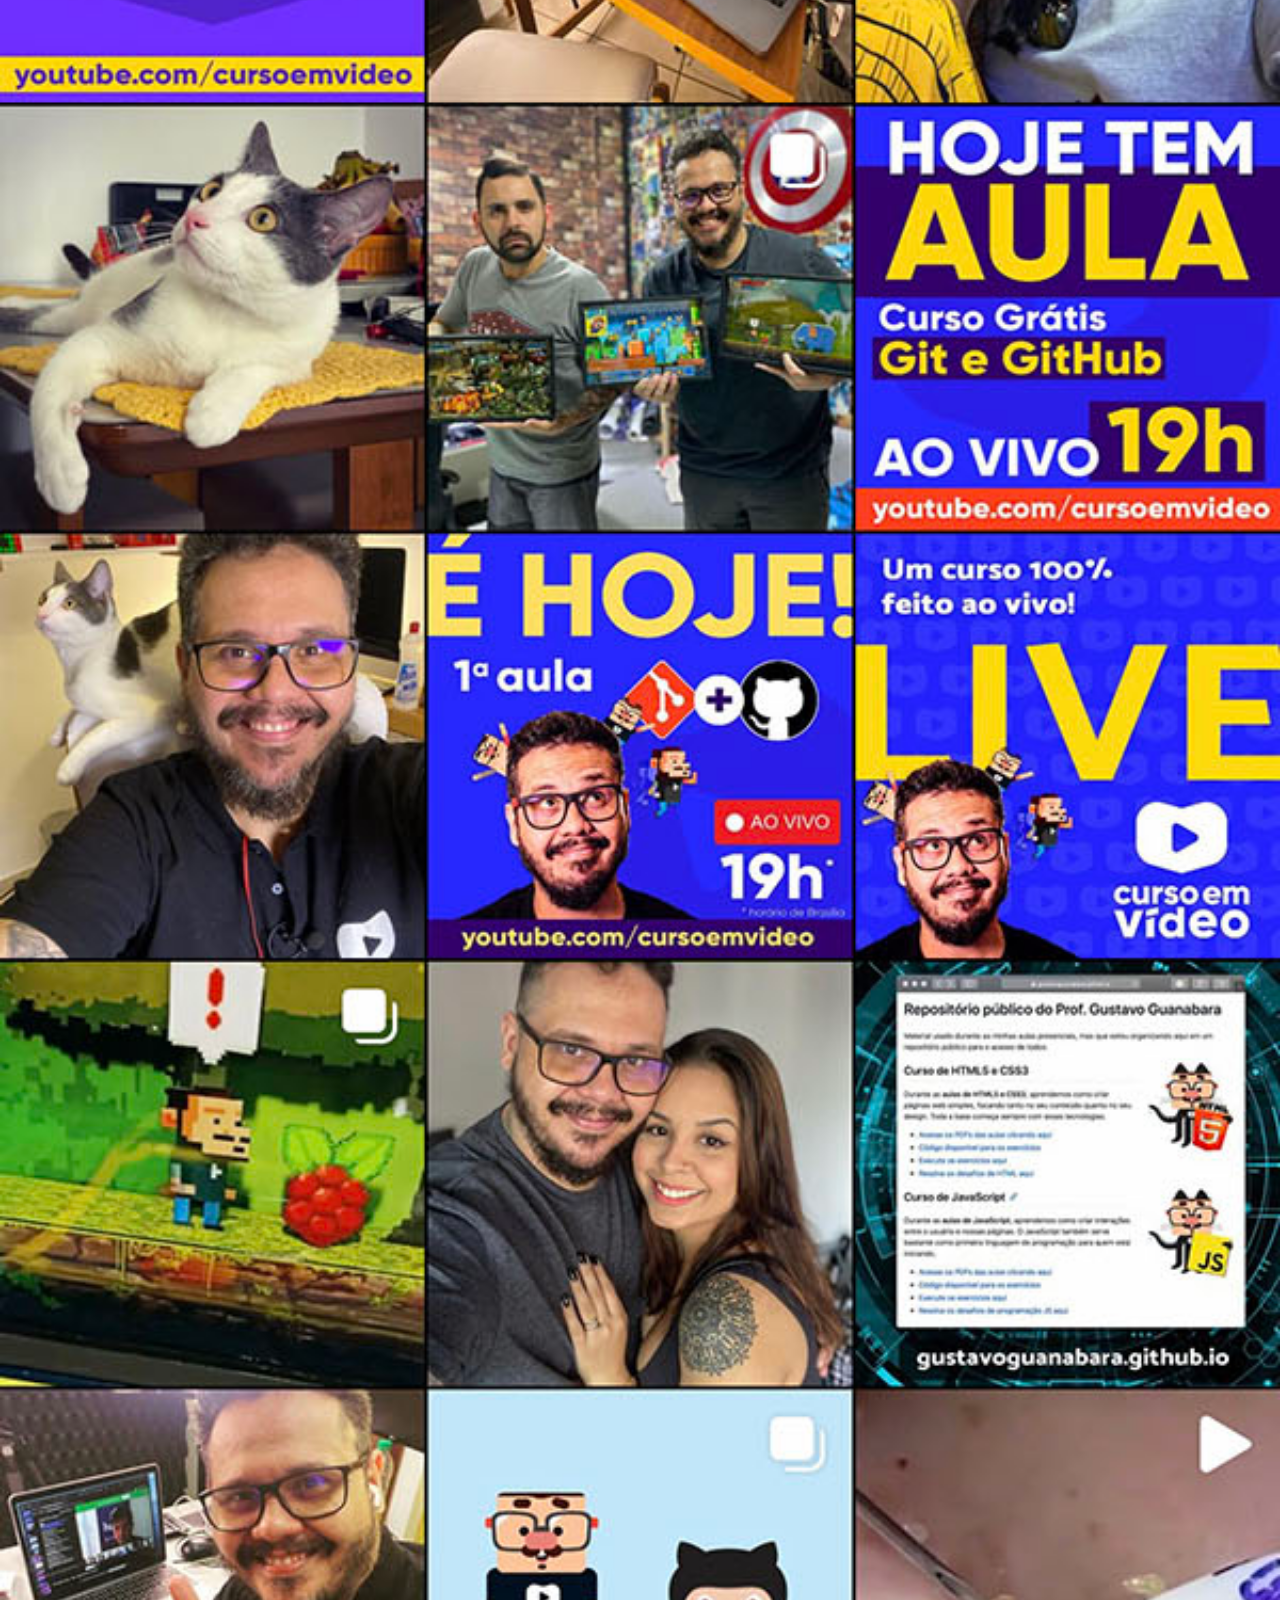
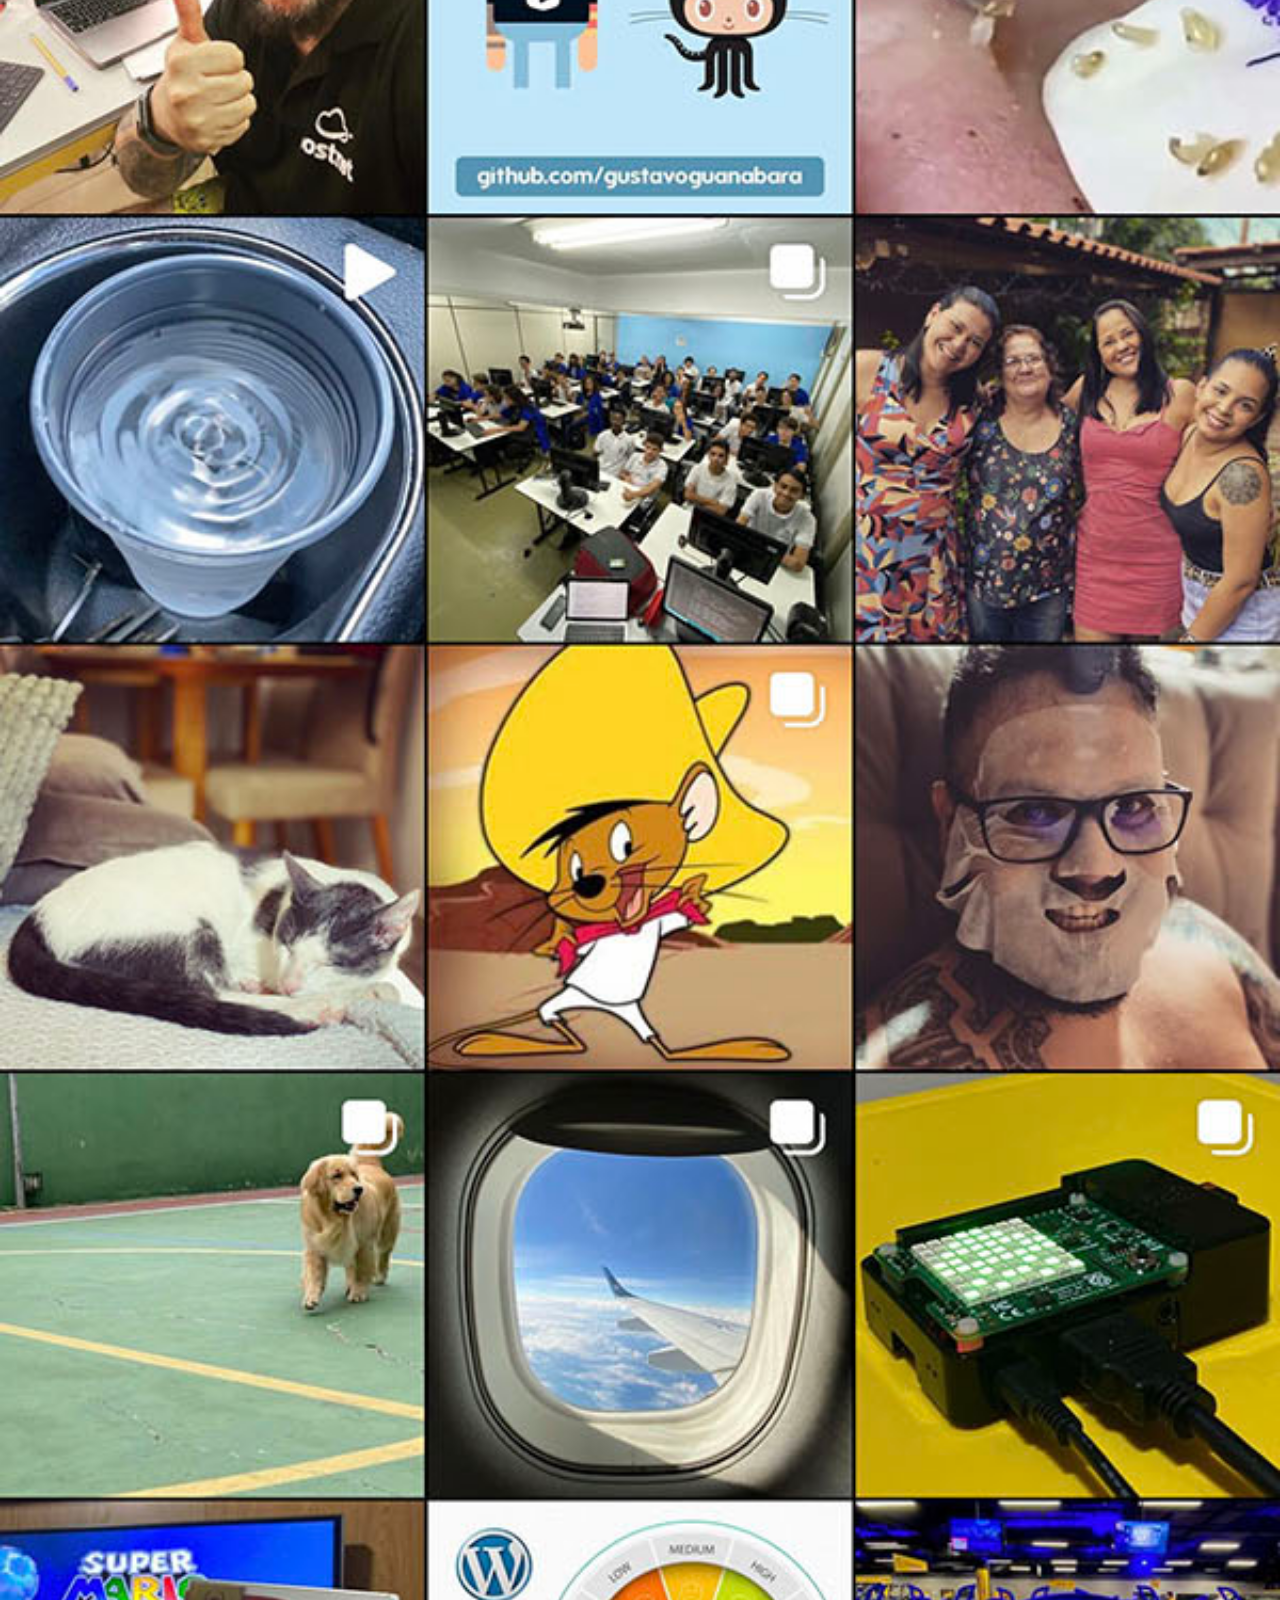
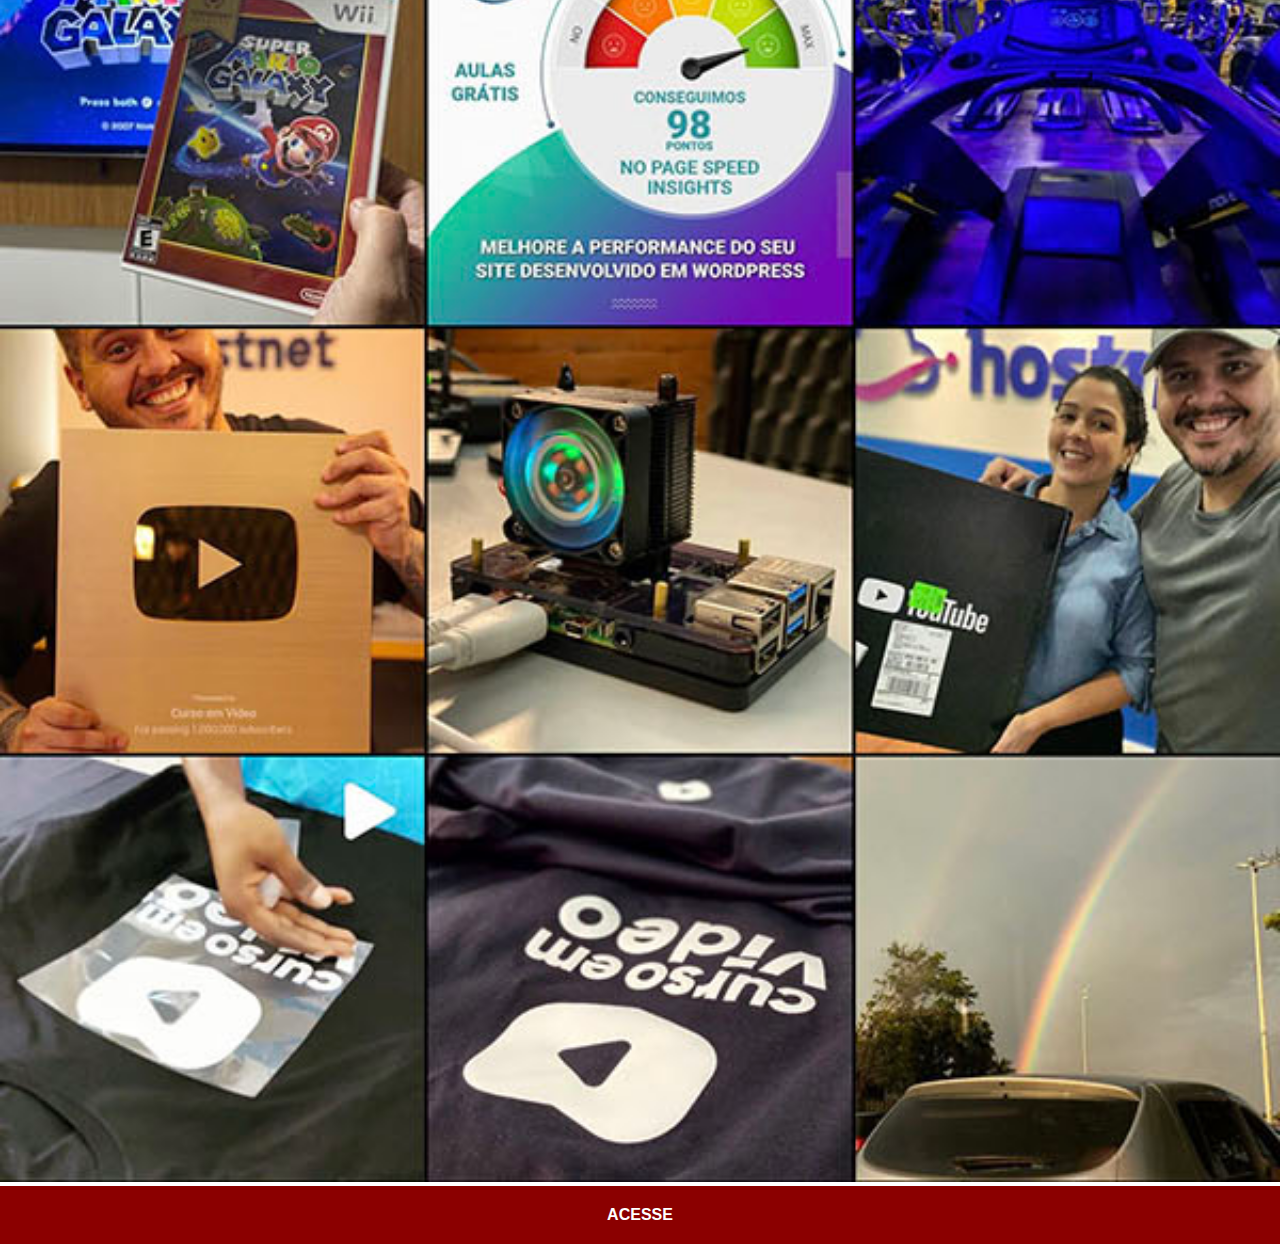
<file: instagram.html>
<!DOCTYPE html>
<html lang="pt-br">
<head>
    <meta charset="UTF-8">
    <meta name="viewport" content="width=device-width, initial-scale=1.0">
    <title>Instagram</title>
    <link rel="stylesheet" href="estilo/social.css">
</head>
<body>
    <img src="imagens/tela-instagram.jpg" alt="Instagram">
    <a href="https://www.instagram.com/gustavoguanabara/" target="_blank">ACESSE</a>
</body>
</html>
</file>
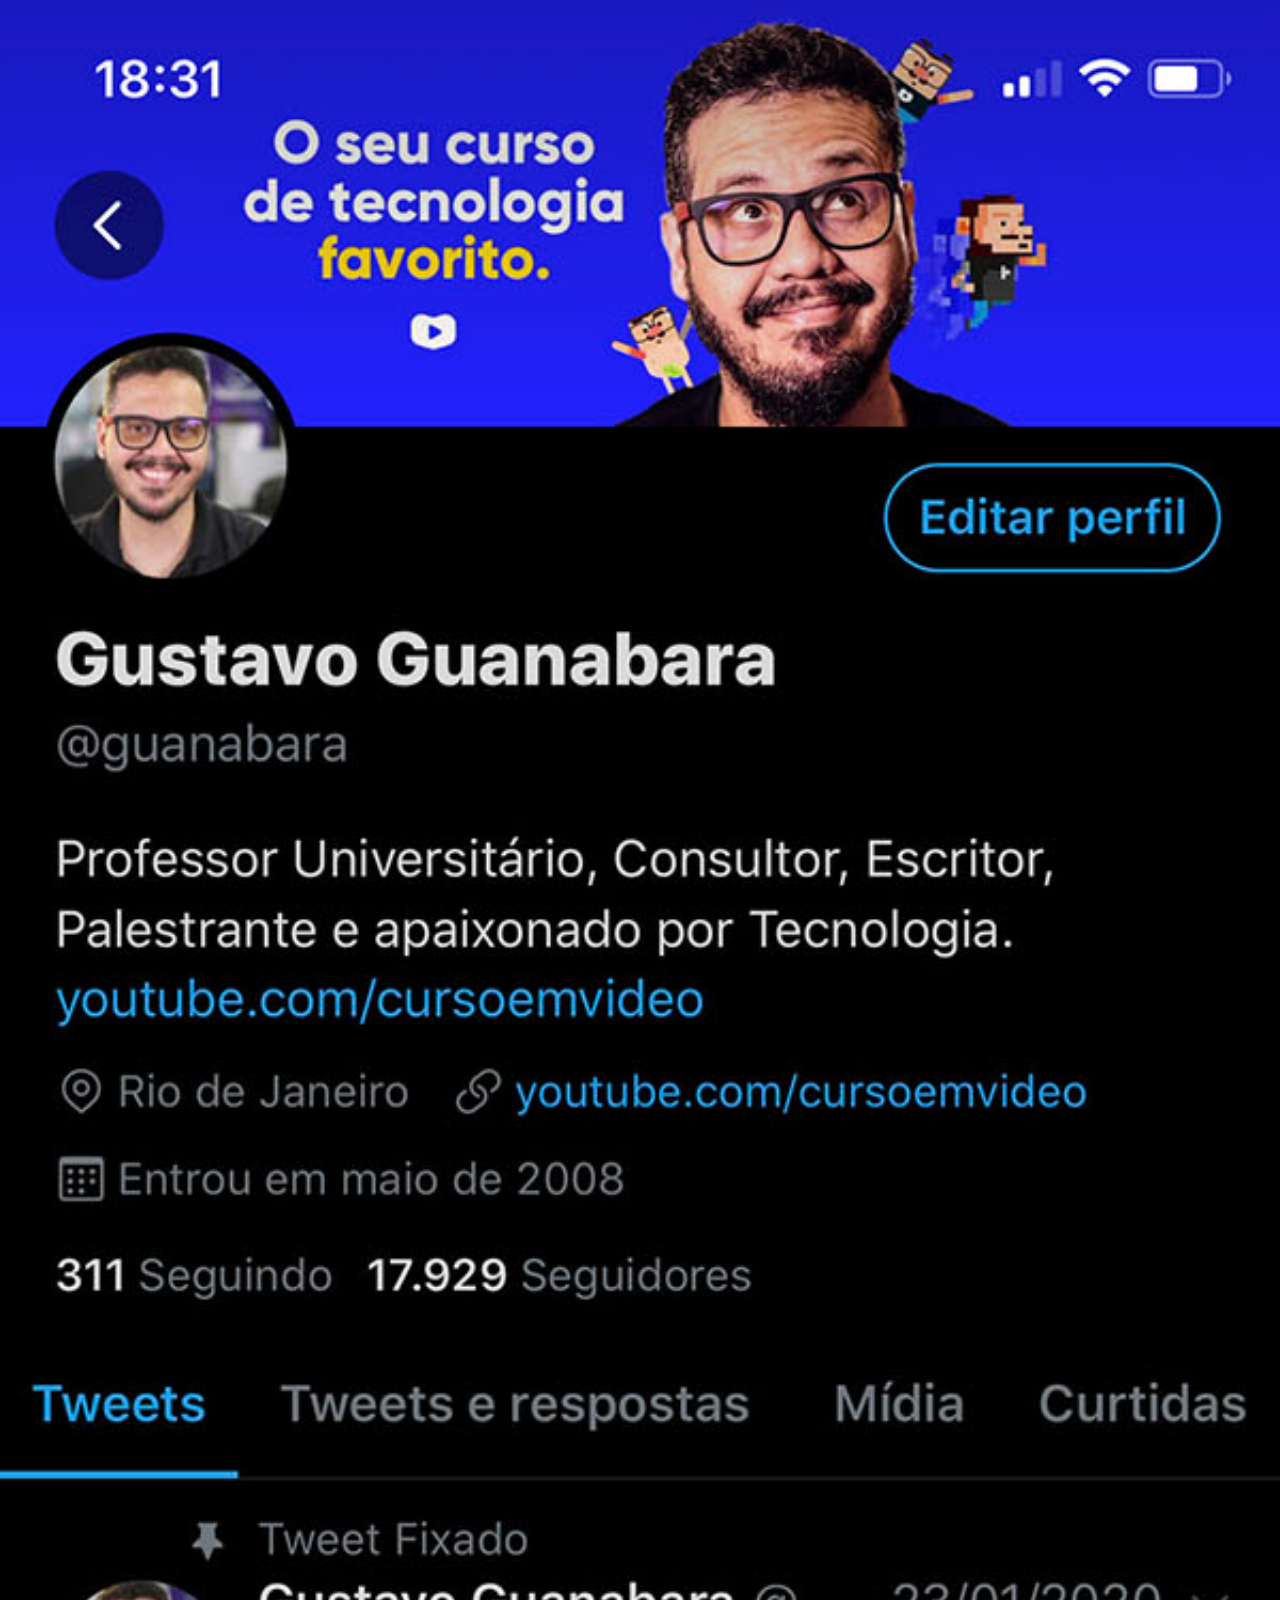
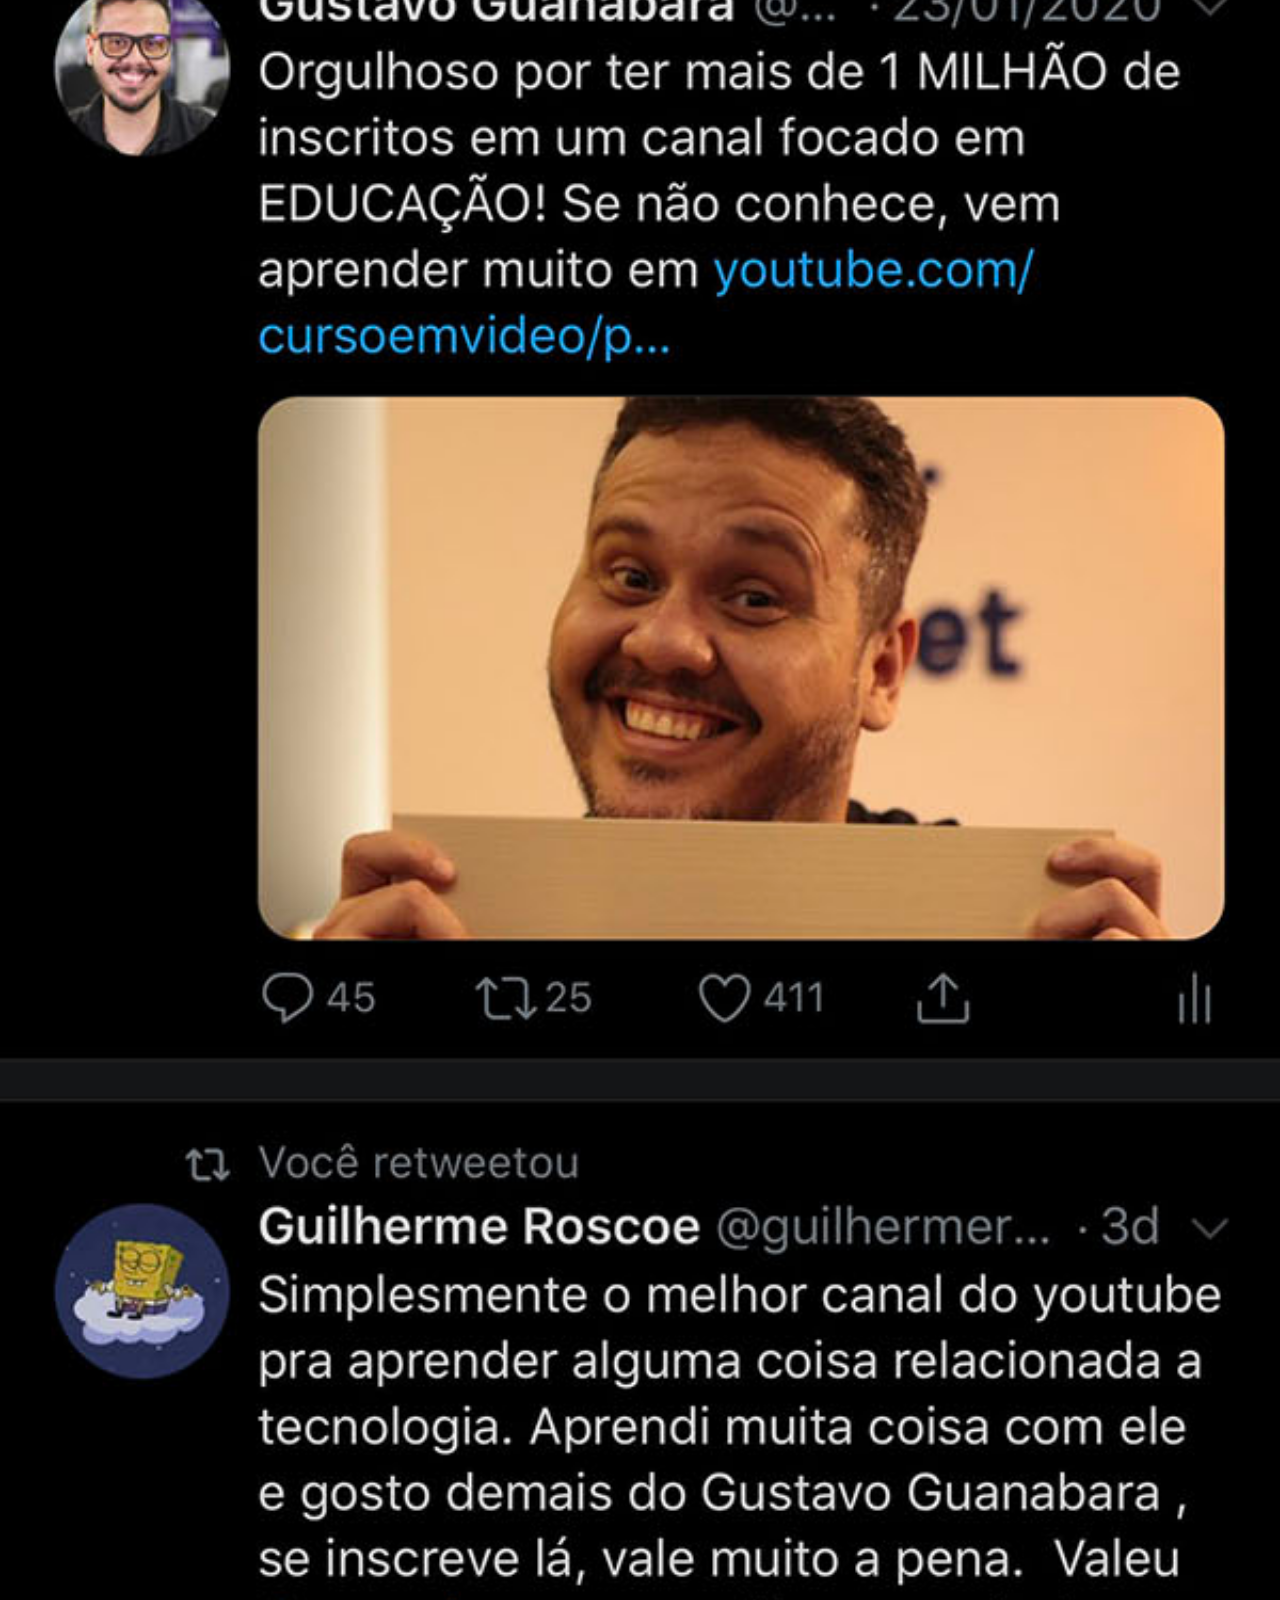
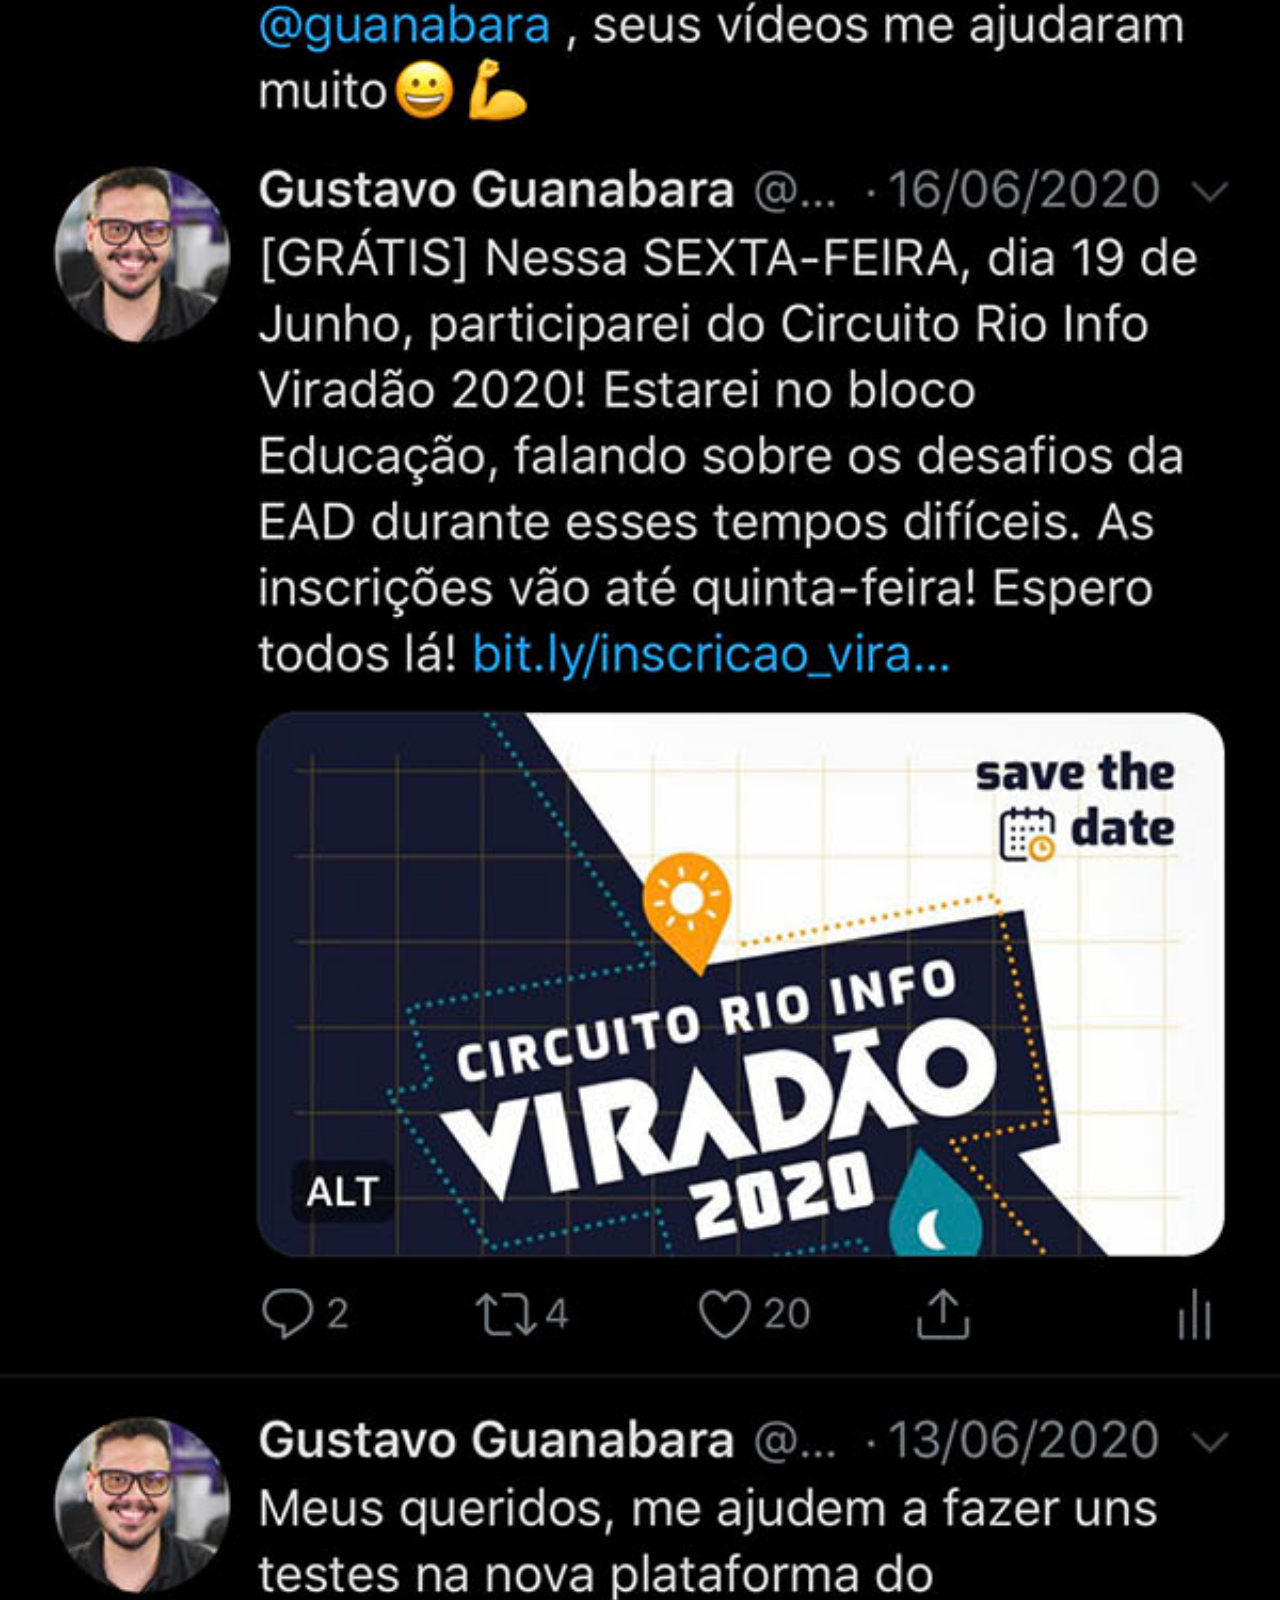
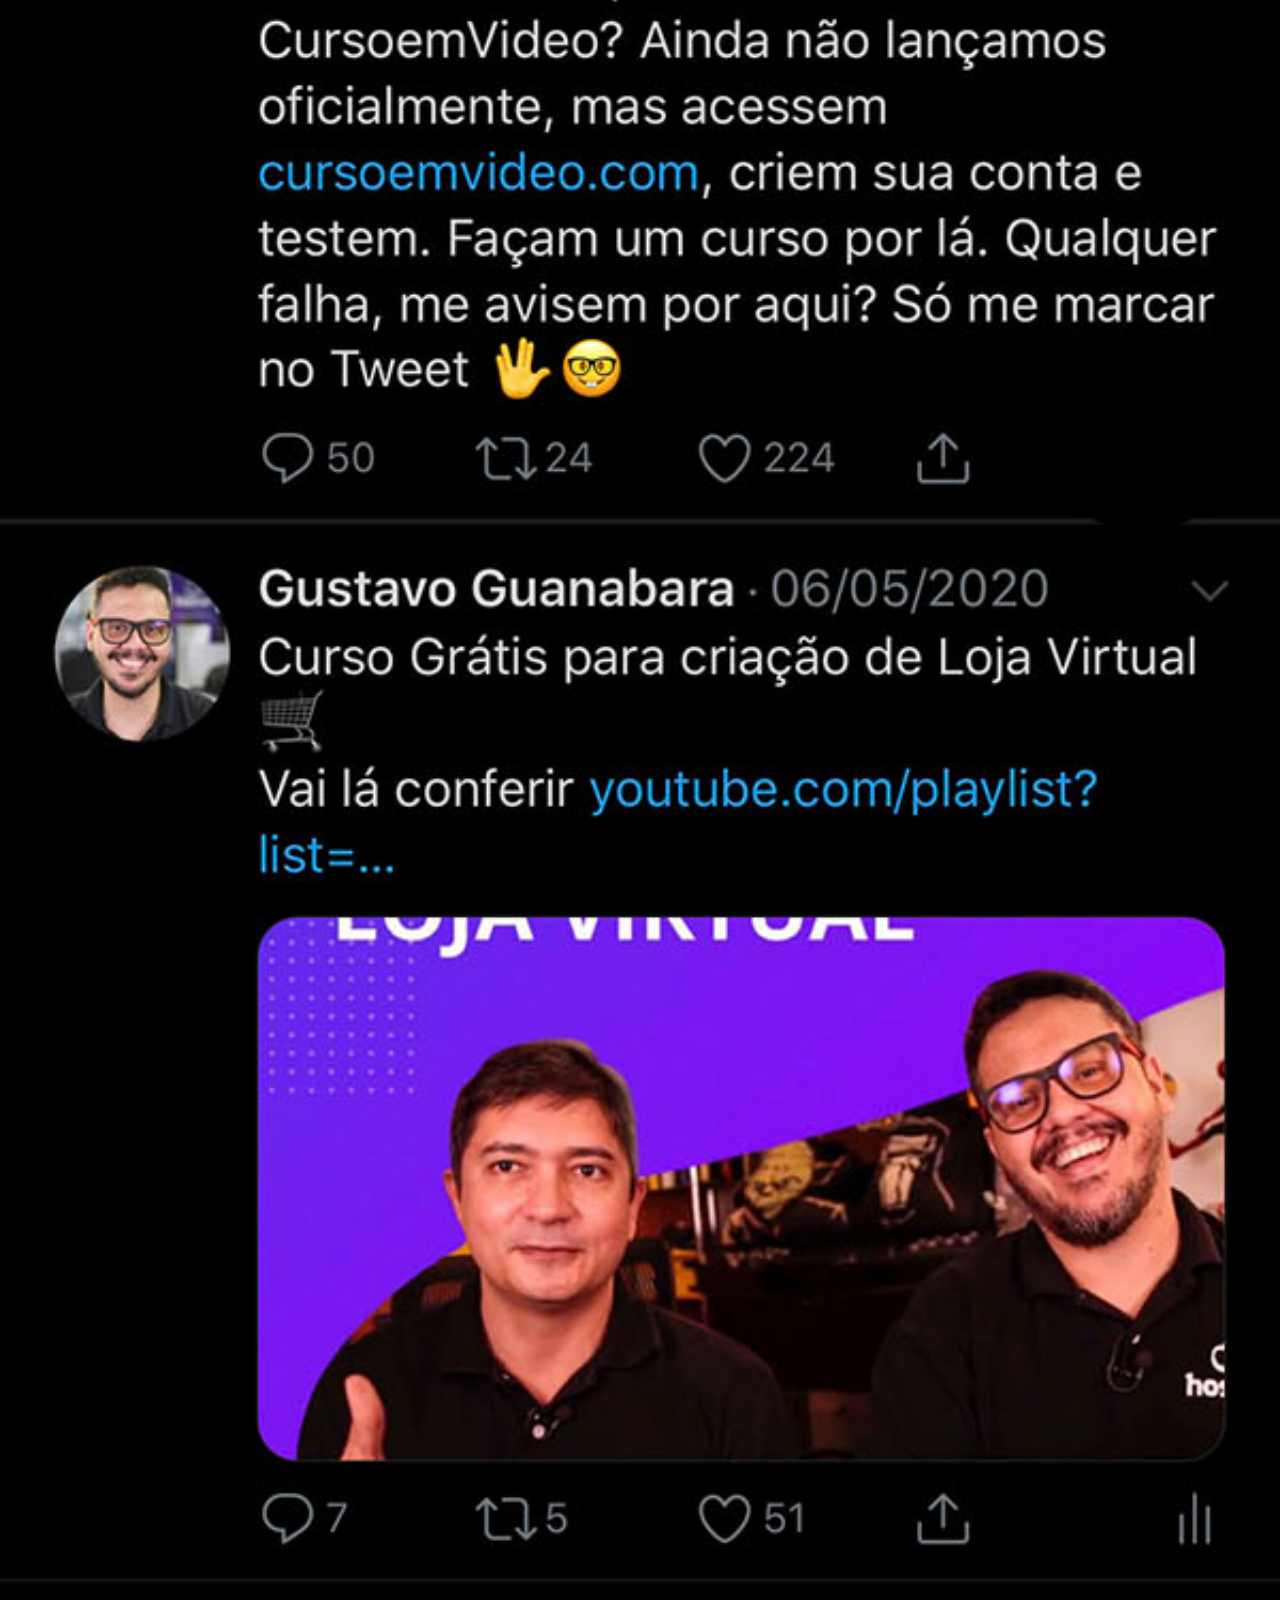
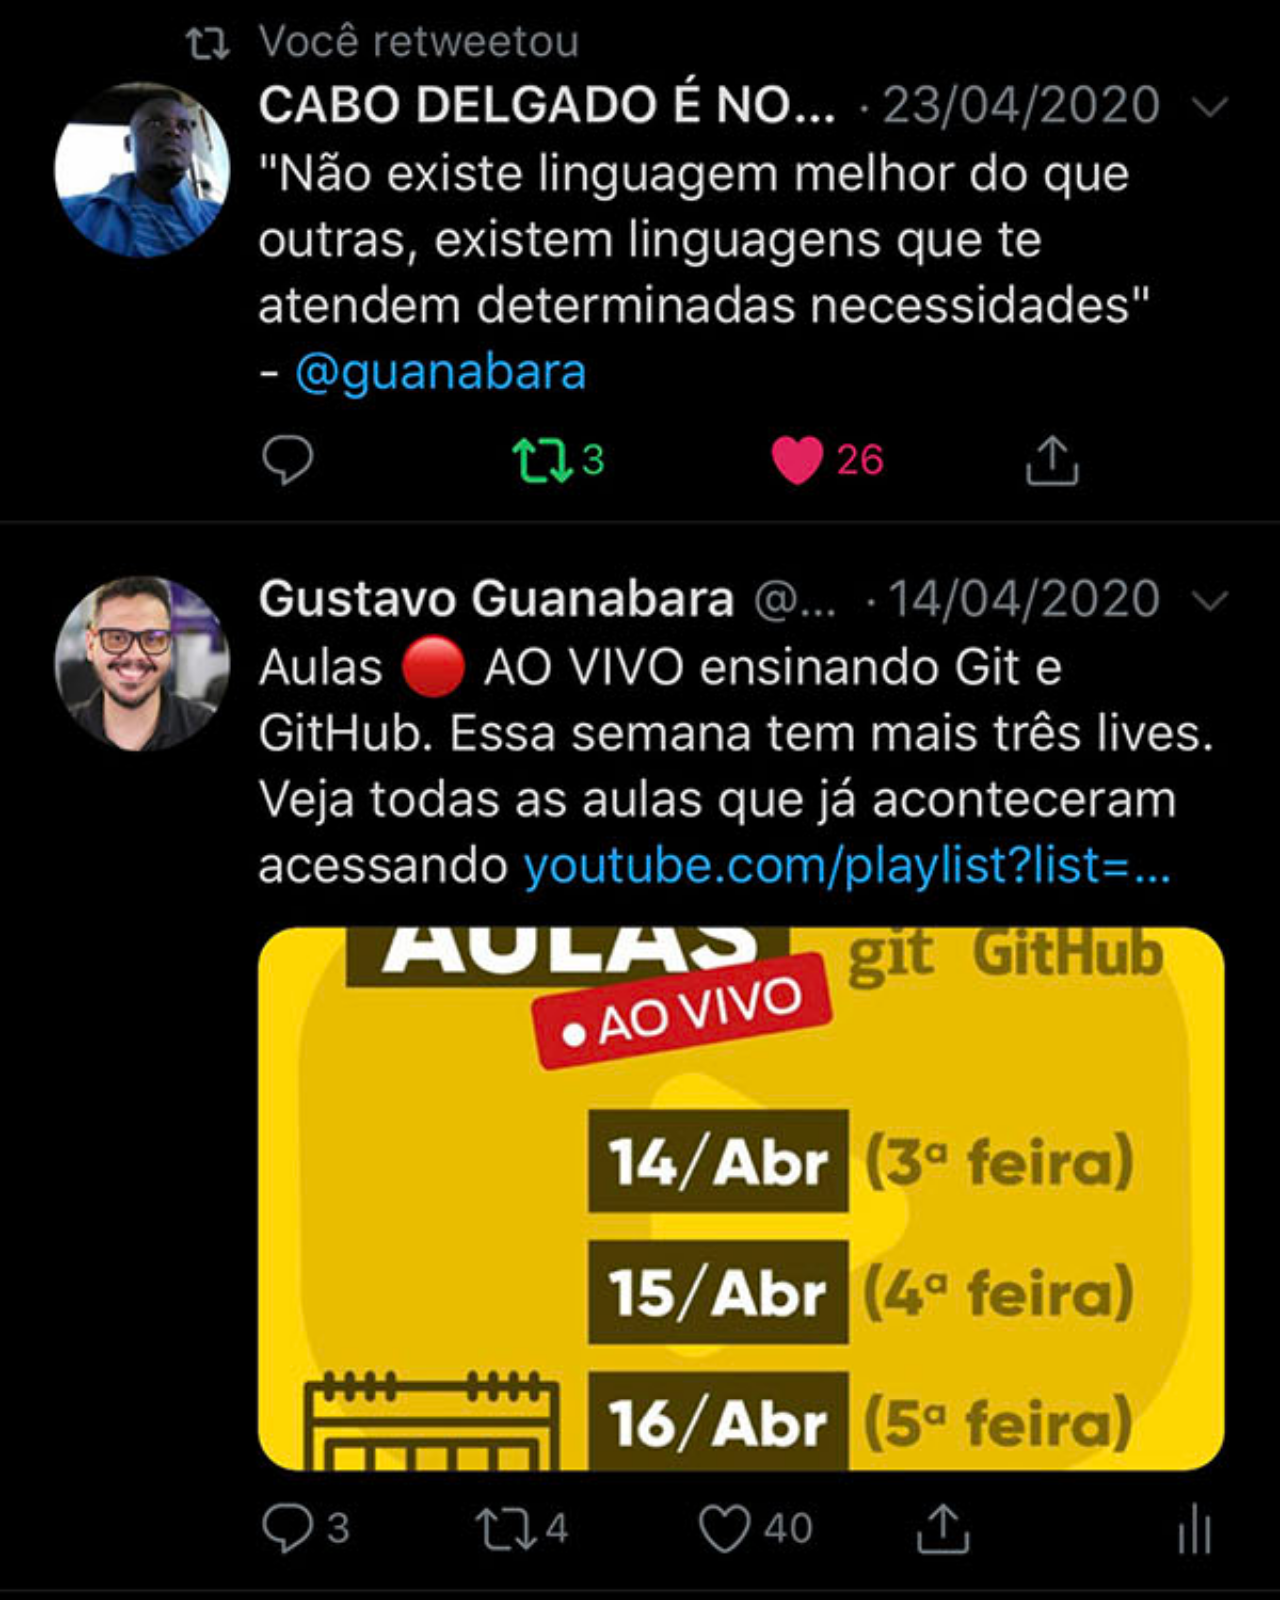
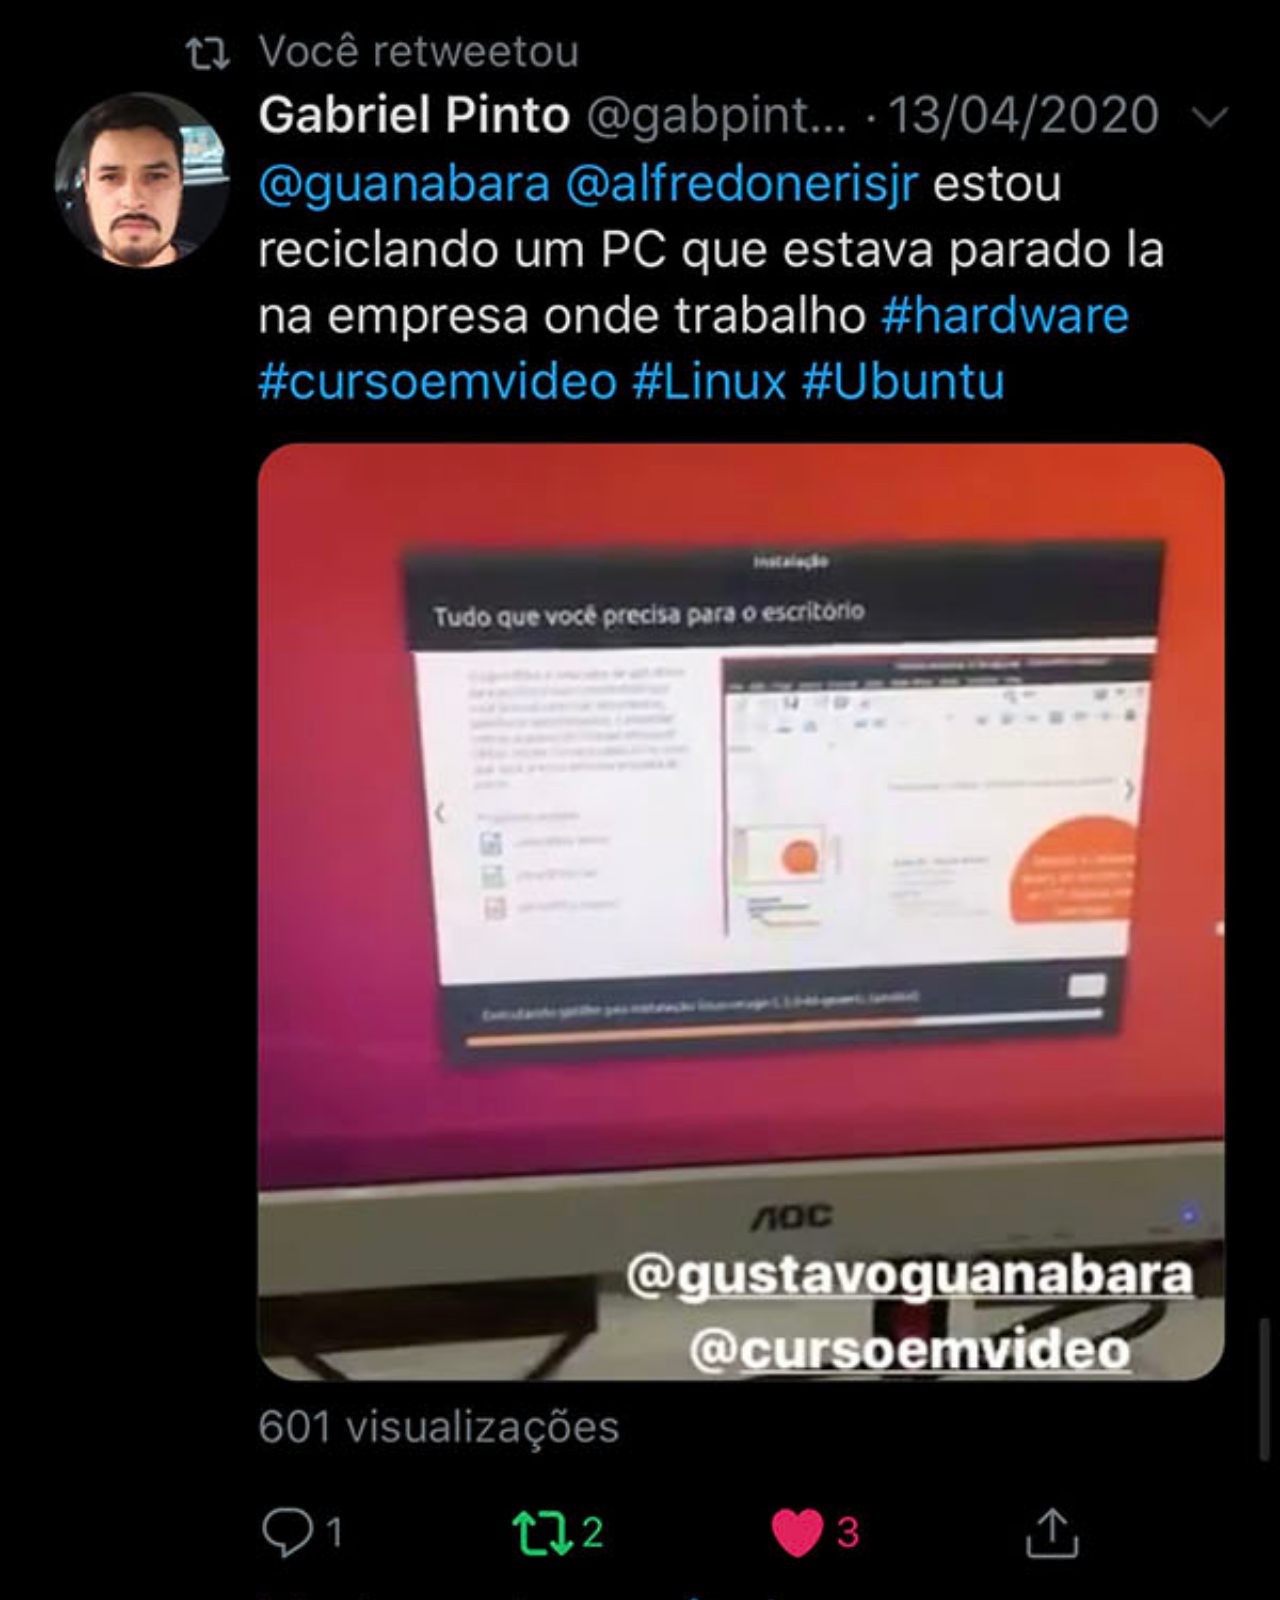
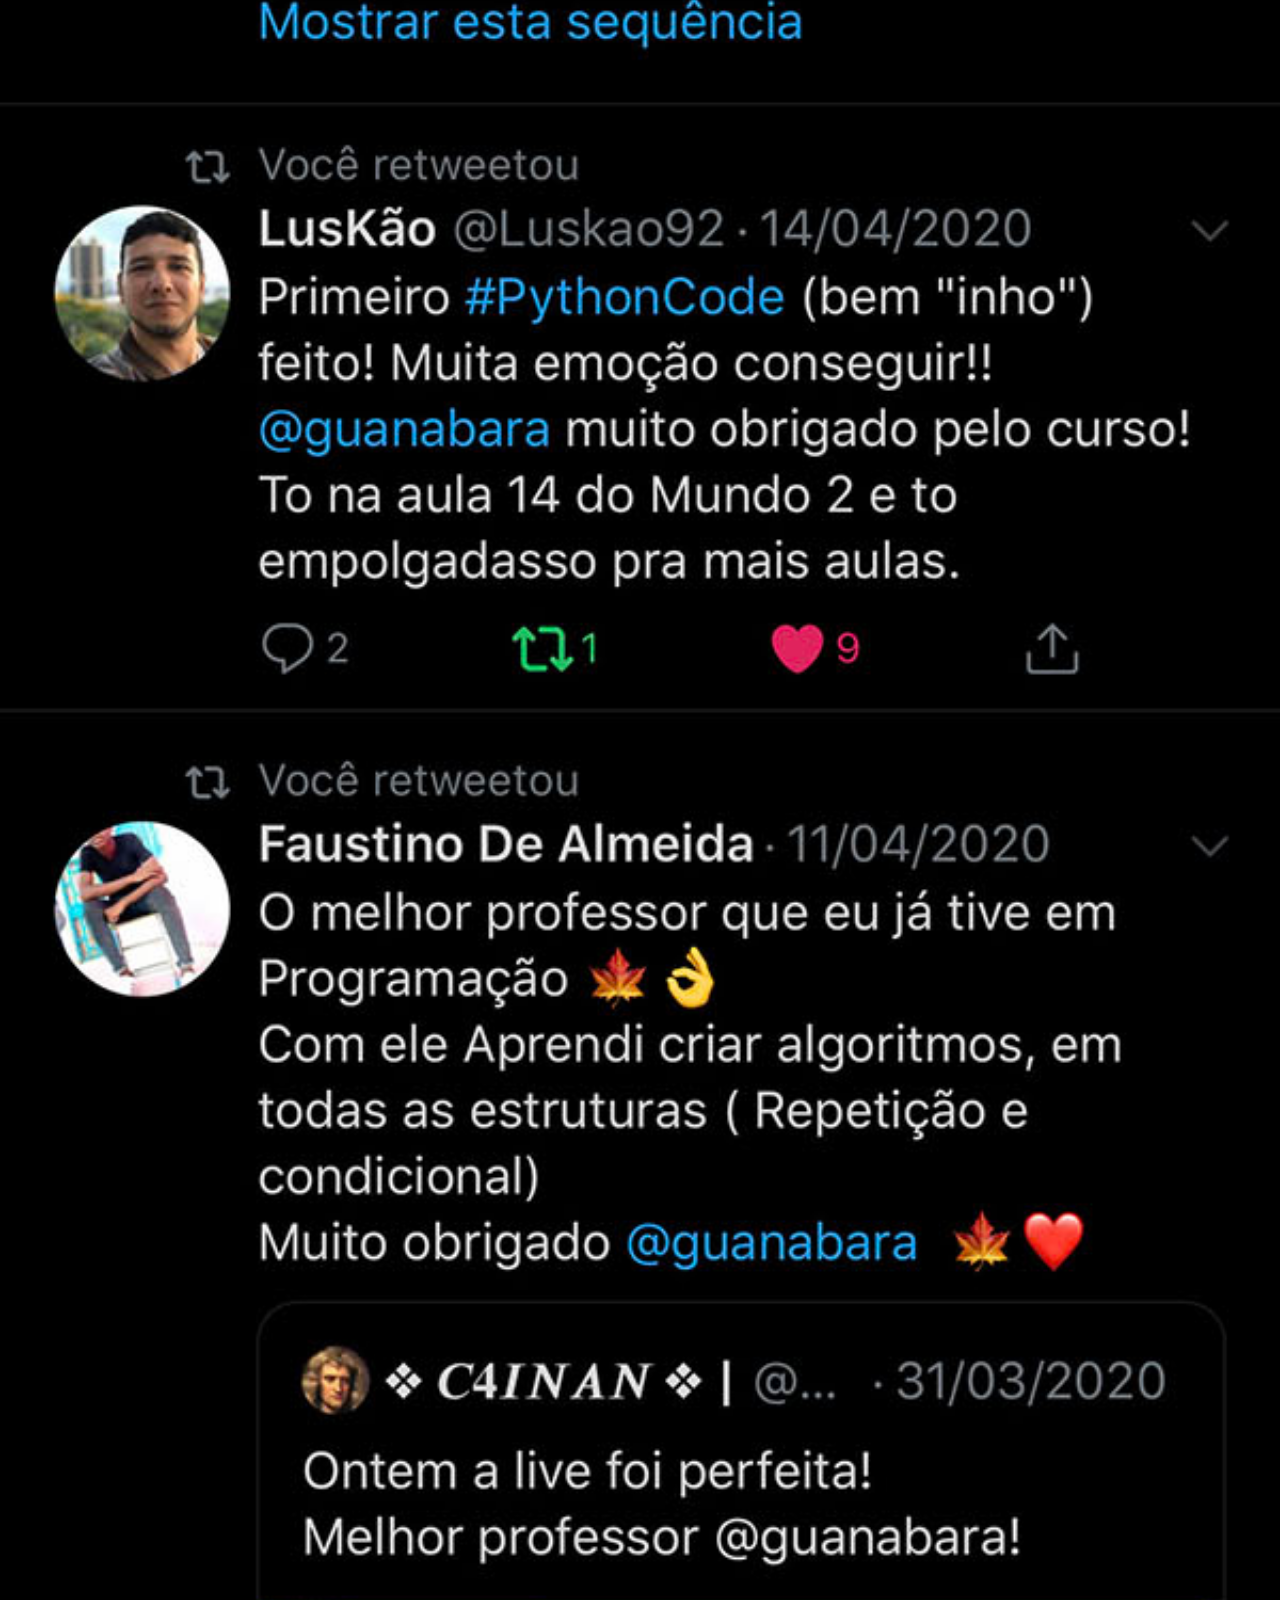
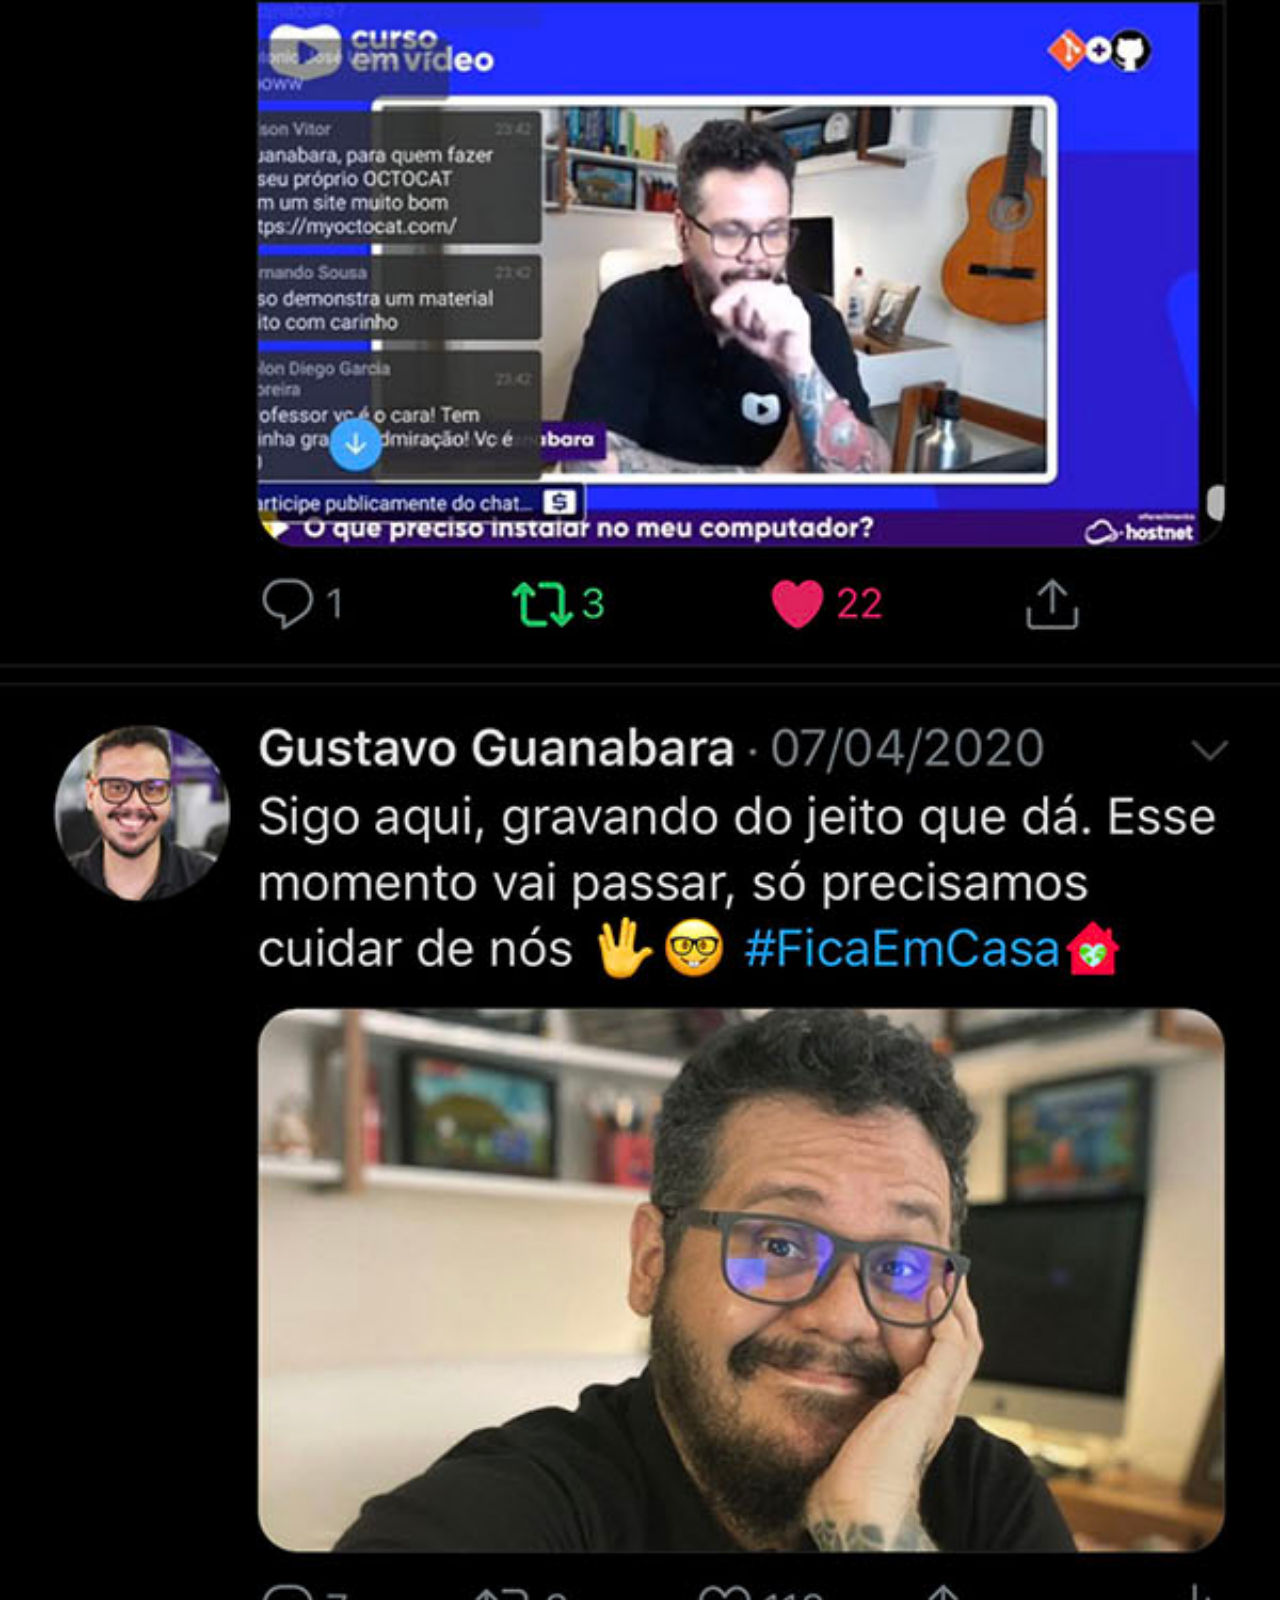
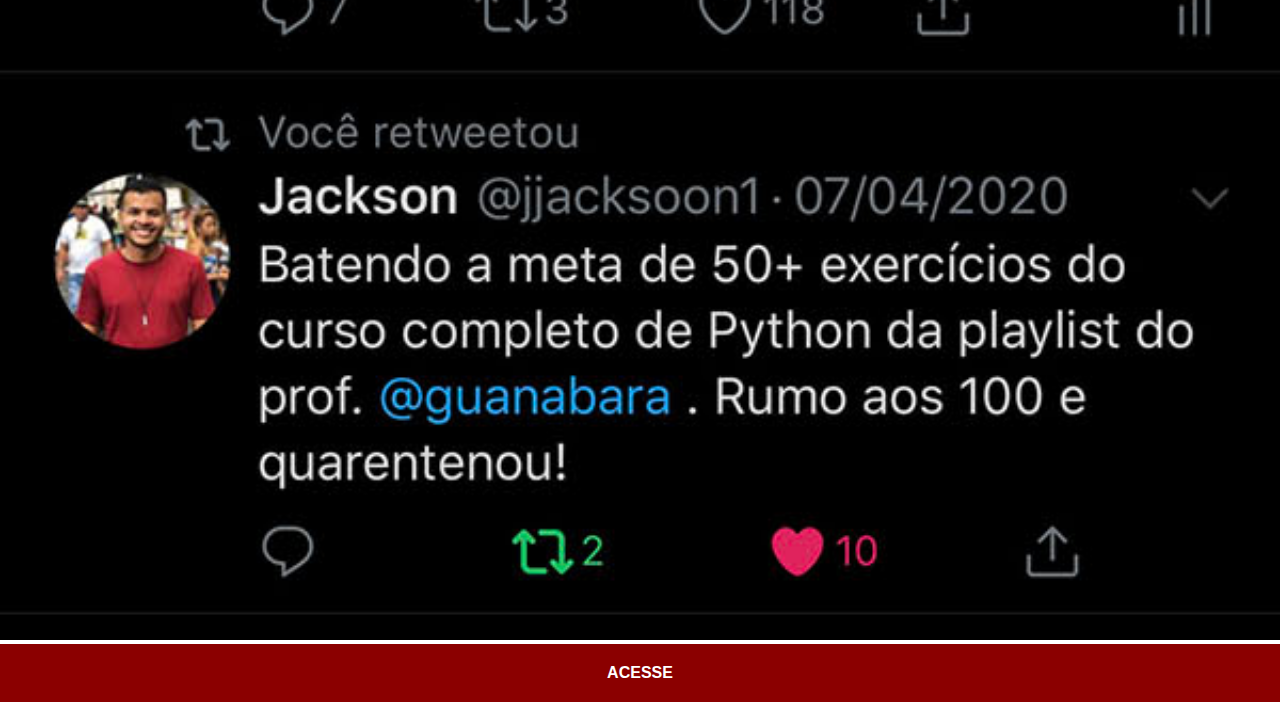
<file: twitter.html>
<!DOCTYPE html>
<html lang="pt-br">
<head>
    <meta charset="UTF-8">
    <meta name="viewport" content="width=device-width, initial-scale=1.0">
    <title>TWITTER</title>
    <link rel="stylesheet" href="estilo/social.css">
</head>
<body>
    <img src="imagens/tela-twitter.jpg" alt="Twitter">
    <a href="https://x.com/guanabara" target="_blank">ACESSE</a>
</body>
</html>
</file>
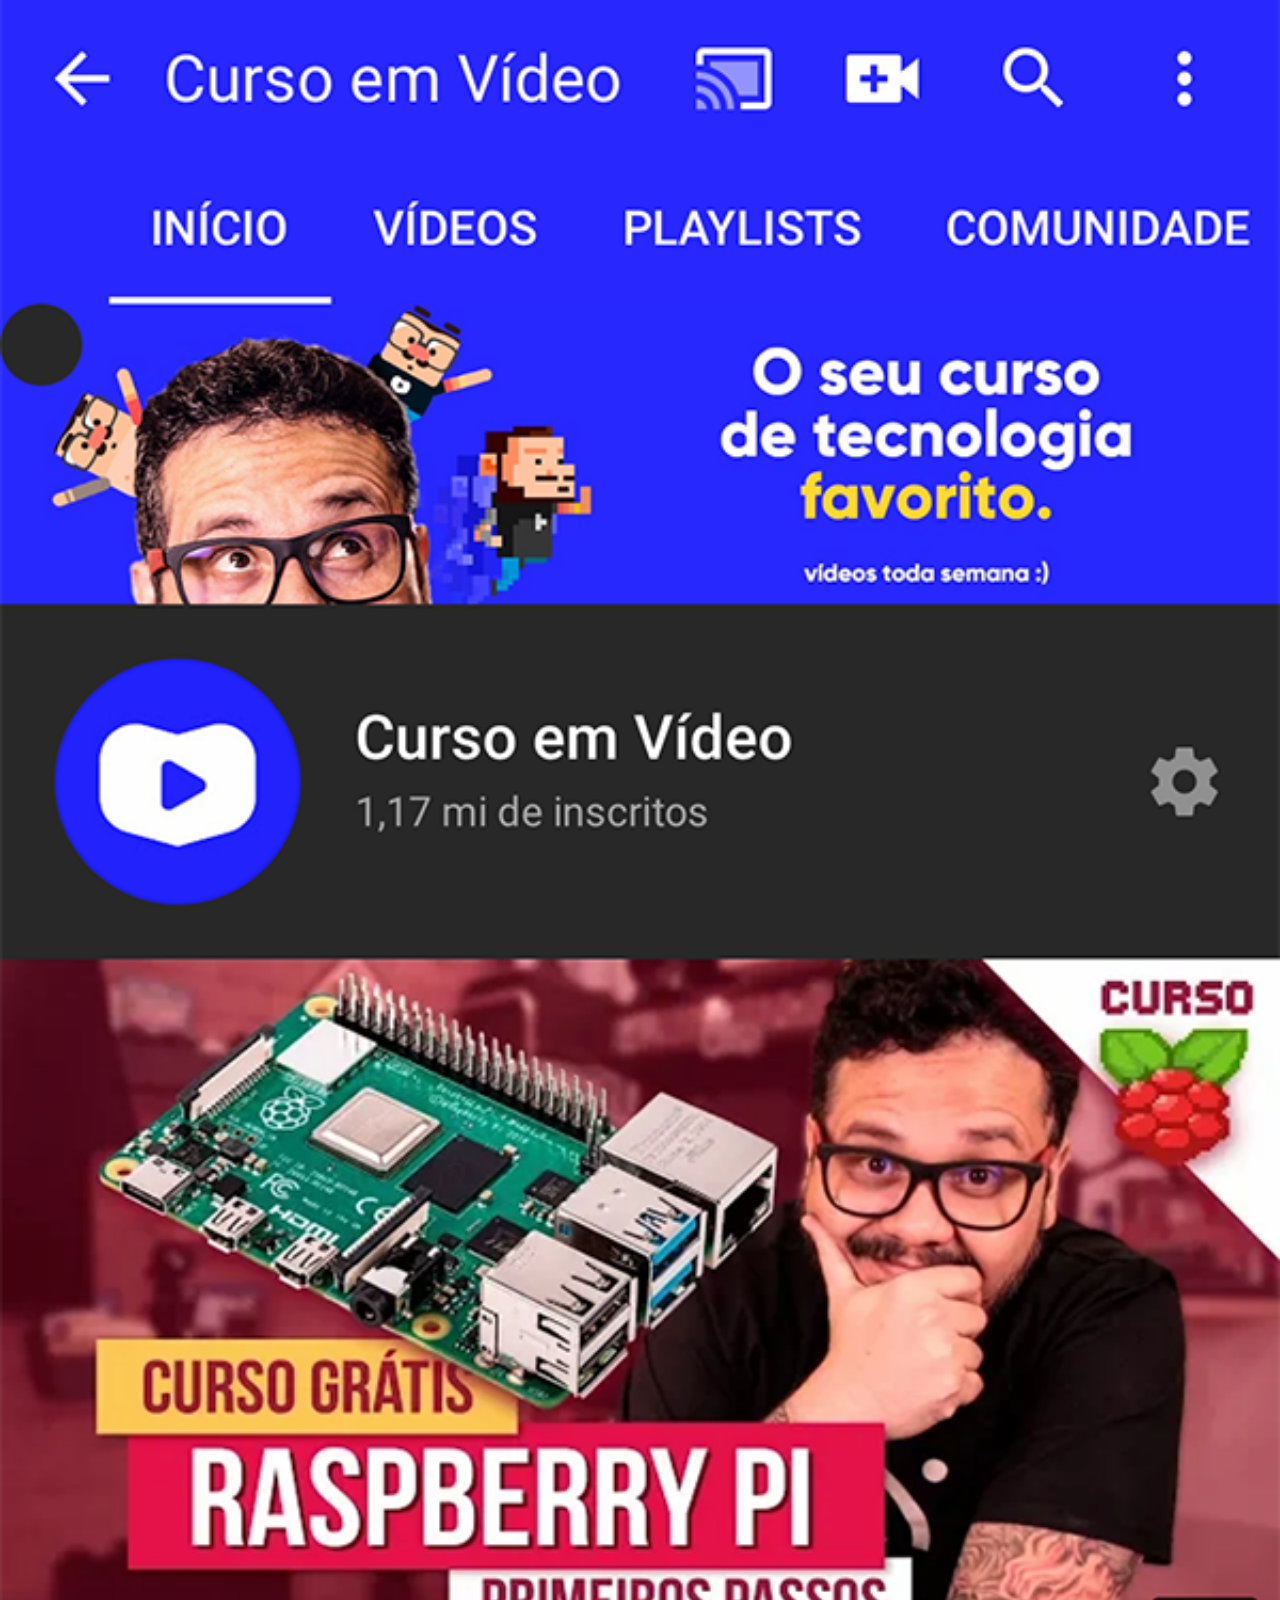
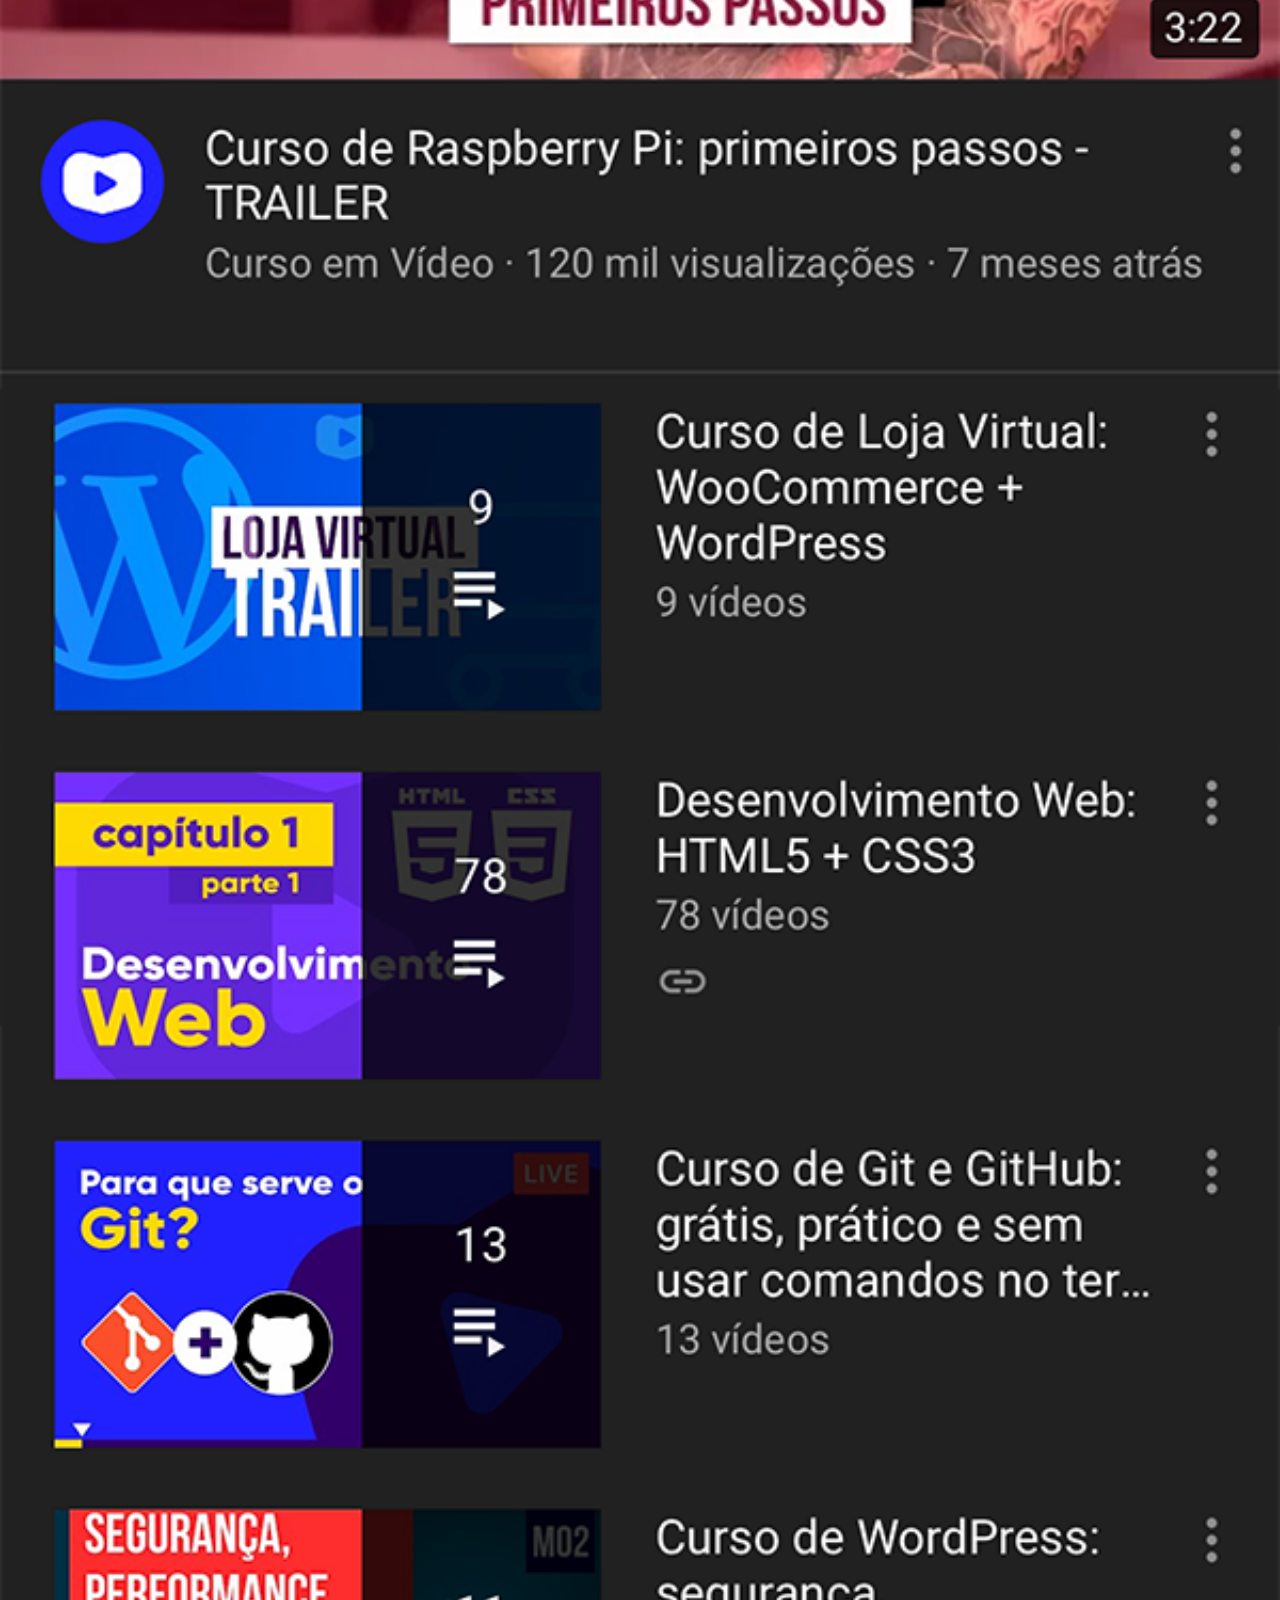
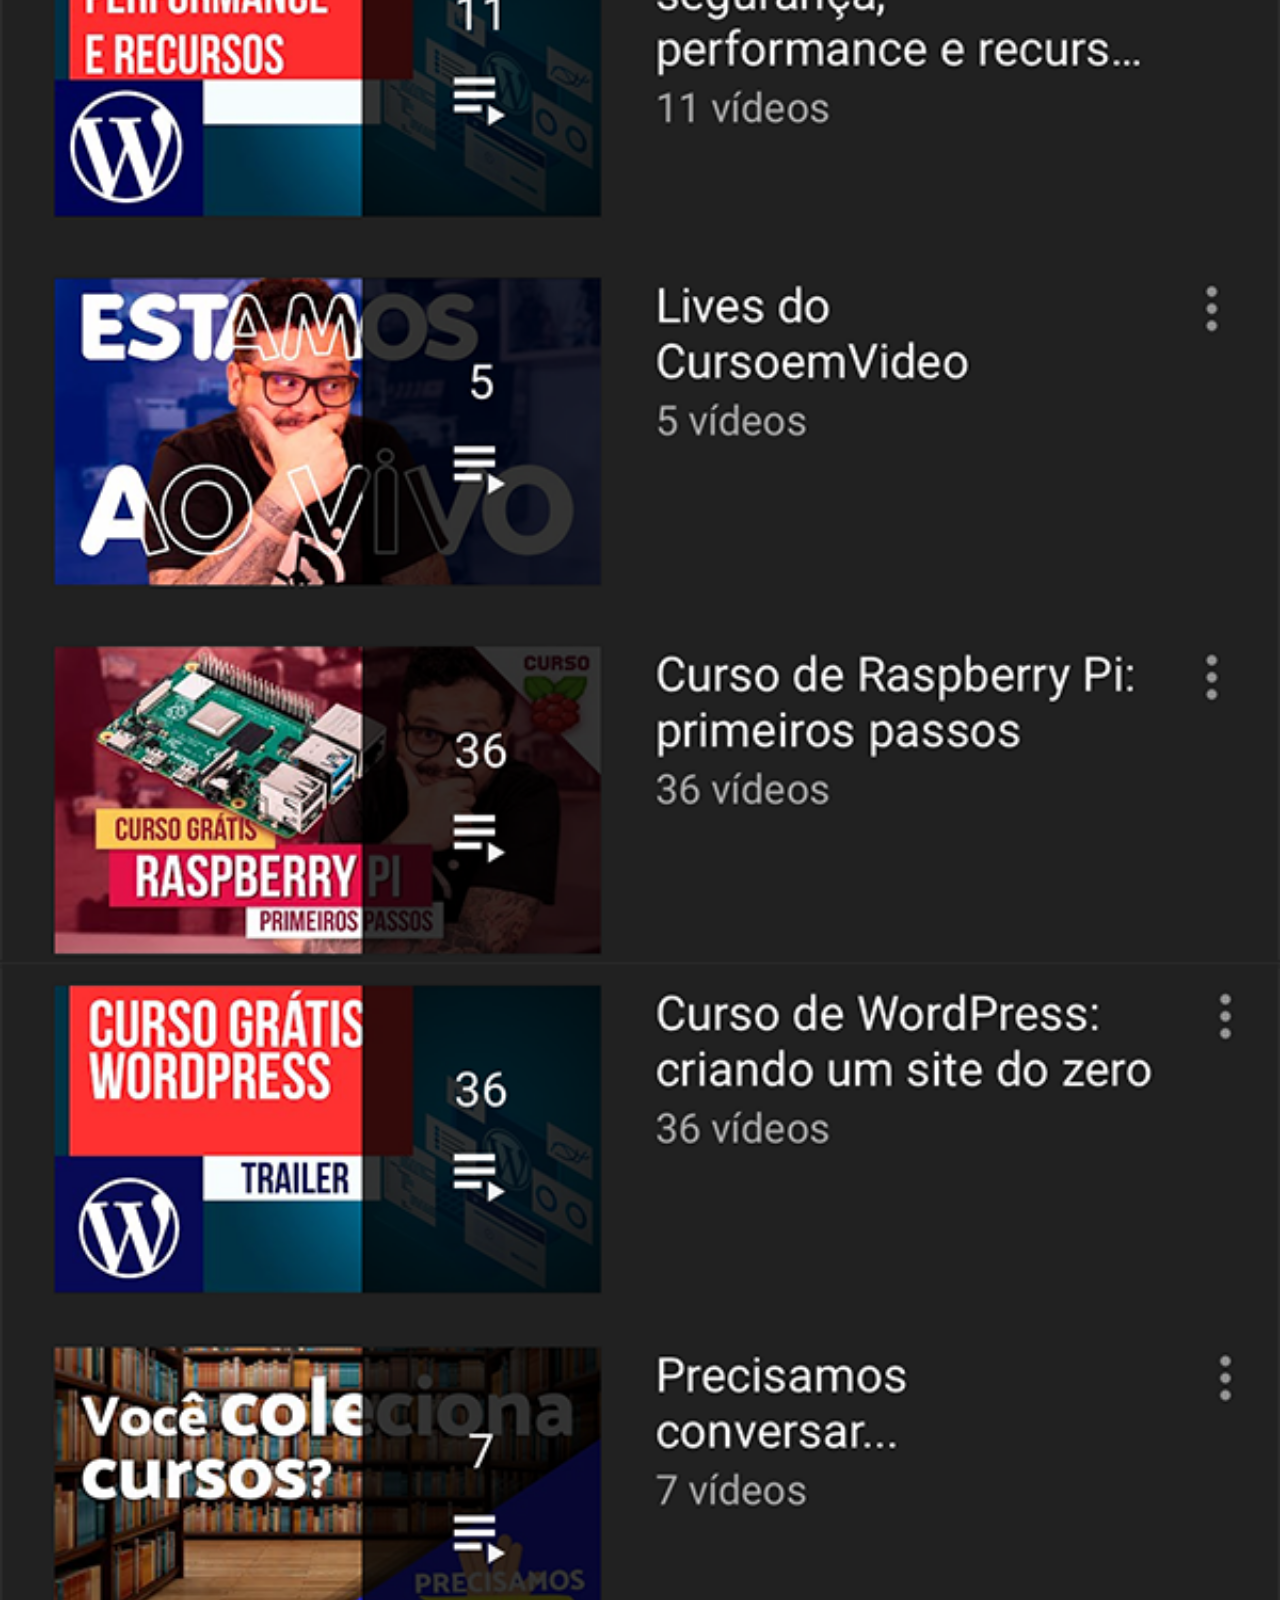
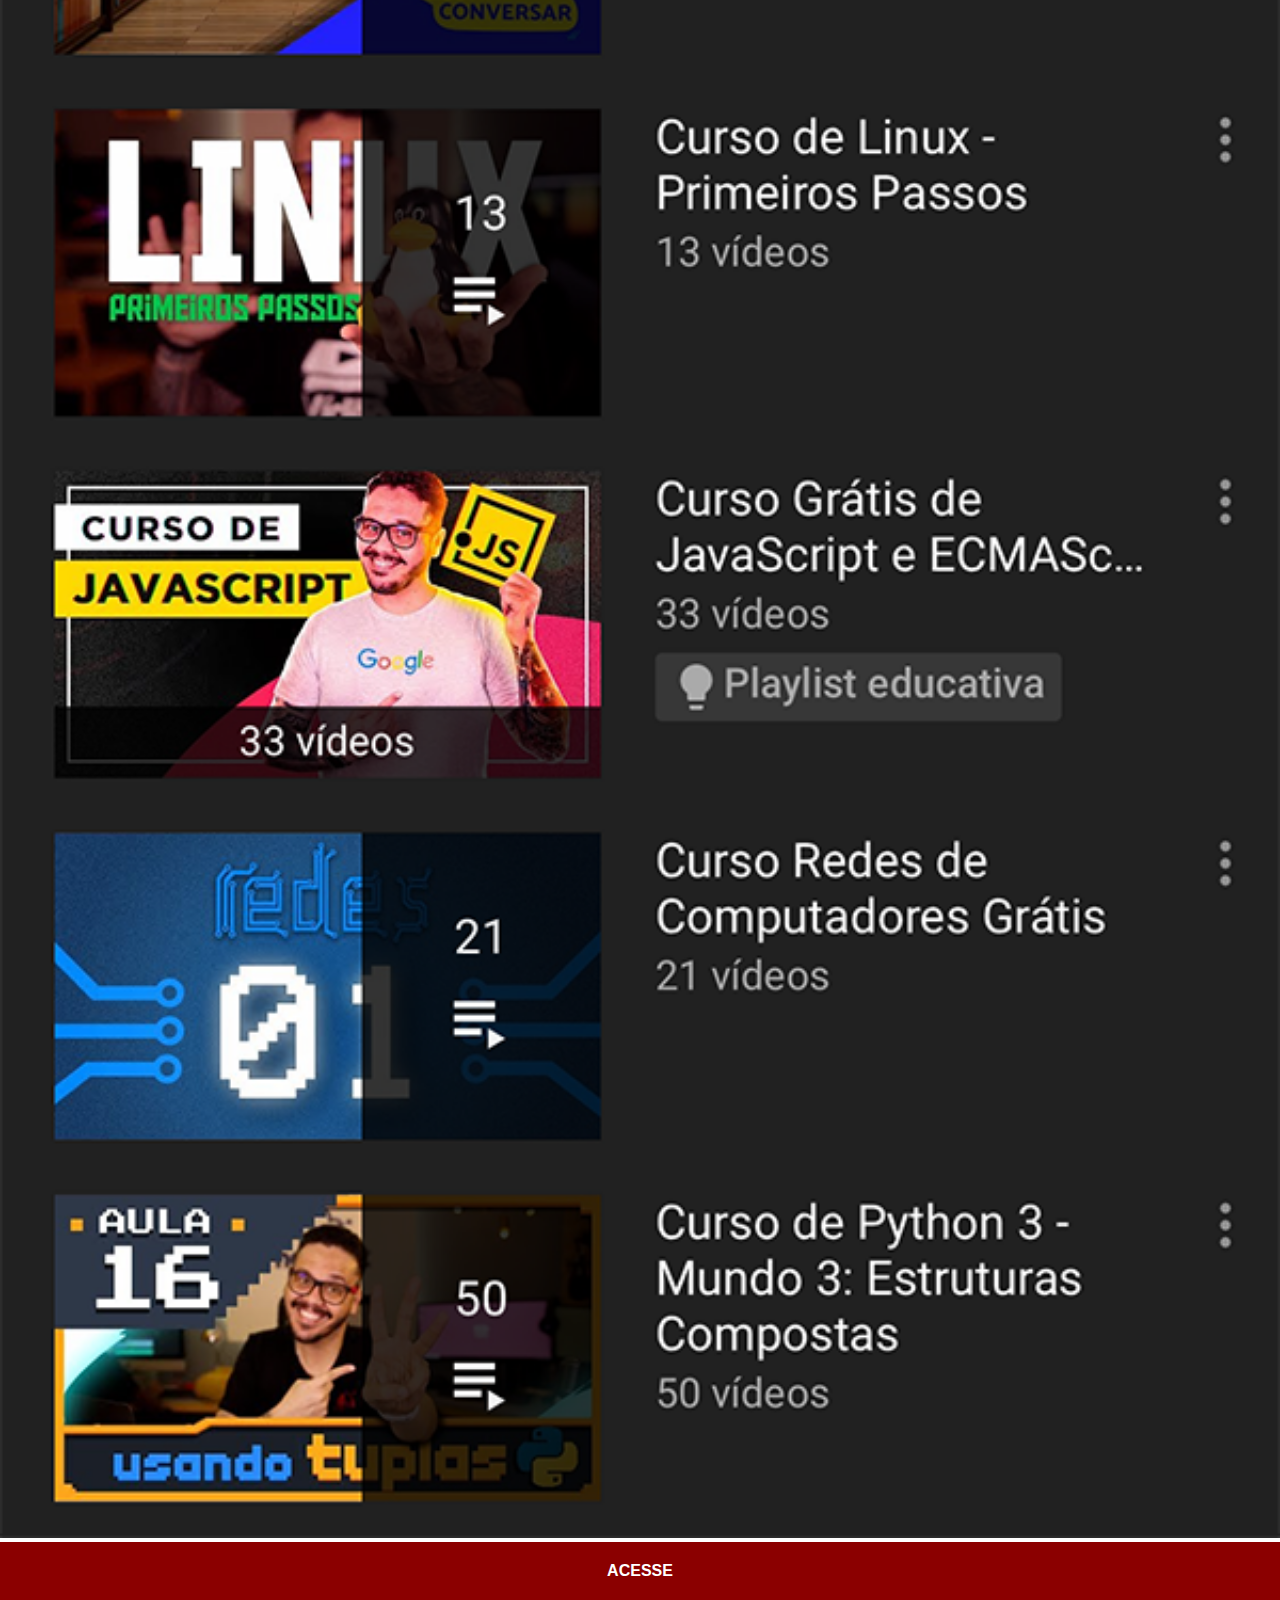
<file: youtube.html>
<!DOCTYPE html>
<html lang="pt-br">
<head>
    <meta charset="UTF-8">
    <meta name="viewport" content="width=device-width, initial-scale=1.0">
    <title>Youtube</title>
    <link rel="stylesheet" href="estilo/social.css">
</head>
<body>
    <img src="imagens/tela-youtube.png" alt="youtube">

    <a href="https://www.youtube.com/c/CursoemV%C3%ADdeo/playlists" target="_blank">ACESSE</a>
</body>
</html>
</file>
<file: estilo/style.css>
@charset "UTF-8";

*{
    padding: 0px;
    margin: 0px;
    font-family: Arial, Helvetica, sans-serif;
}
::-webkit-scrollbar{
    width: 0px;
    height: 0px;
}
html, body{
    height: 100vh;
    width: 100vw;
   
}
body{
    background: url('../imagens/fundo-madeira.jpg')no-repeat top center;
    background-size: cover;
    background-attachment: fixed;
 
}
main{
    position: relative;
    height: 100vh;
    
}
section#telefone{
   position: absolute;
   top: 50%;
   left: 50%;
   transform: translate(-50%, -50%);
   height: 627px;
   width: 311px;
   background: url('../imagens/frame-iphone.png')no-repeat;
    

}
iframe#tela{
   position: relative;
   top: 80px;
   left: 22px;
   width: 267px;
   height: 471px;
  
    
}
section#redes-sociais{
    text-align: right;
}
section#redes-sociais img{
    width: 50px;
    margin: 10px;
    border-radius: 50%;
    box-shadow: 2px 2px 5px rgba(0, 0, 0, 0.363);
    box-sizing: border-box;
}
section#redes-sociais img:hover{
    border: 2px solid rgba(255, 252, 252, 0.37);
    transform: translate(-3px, -3px);
    box-shadow: 5px 5px 10px rgba(0, 0, 0, 0.534);
    transition: transform 0.5 border 1s;
}
</file>
<file: estilo/social.css>
@charset "UTR-8";
*{
    margin: 0px;
    padding: 0px;
    font-family: Arial, Helvetica, sans-serif;
}
::-webkit-scrollbar{
    width: 0px;
    height: 0px;
}
img{
    width: 100vw;
    
}
a{
    display: block;
    background-color: darkred;
    color: white;
    padding: 20px;
    text-align: center;
    font-weight: bolder;
    text-decoration: none;
}
a:hover{
    background-color: red;
}
</file>
